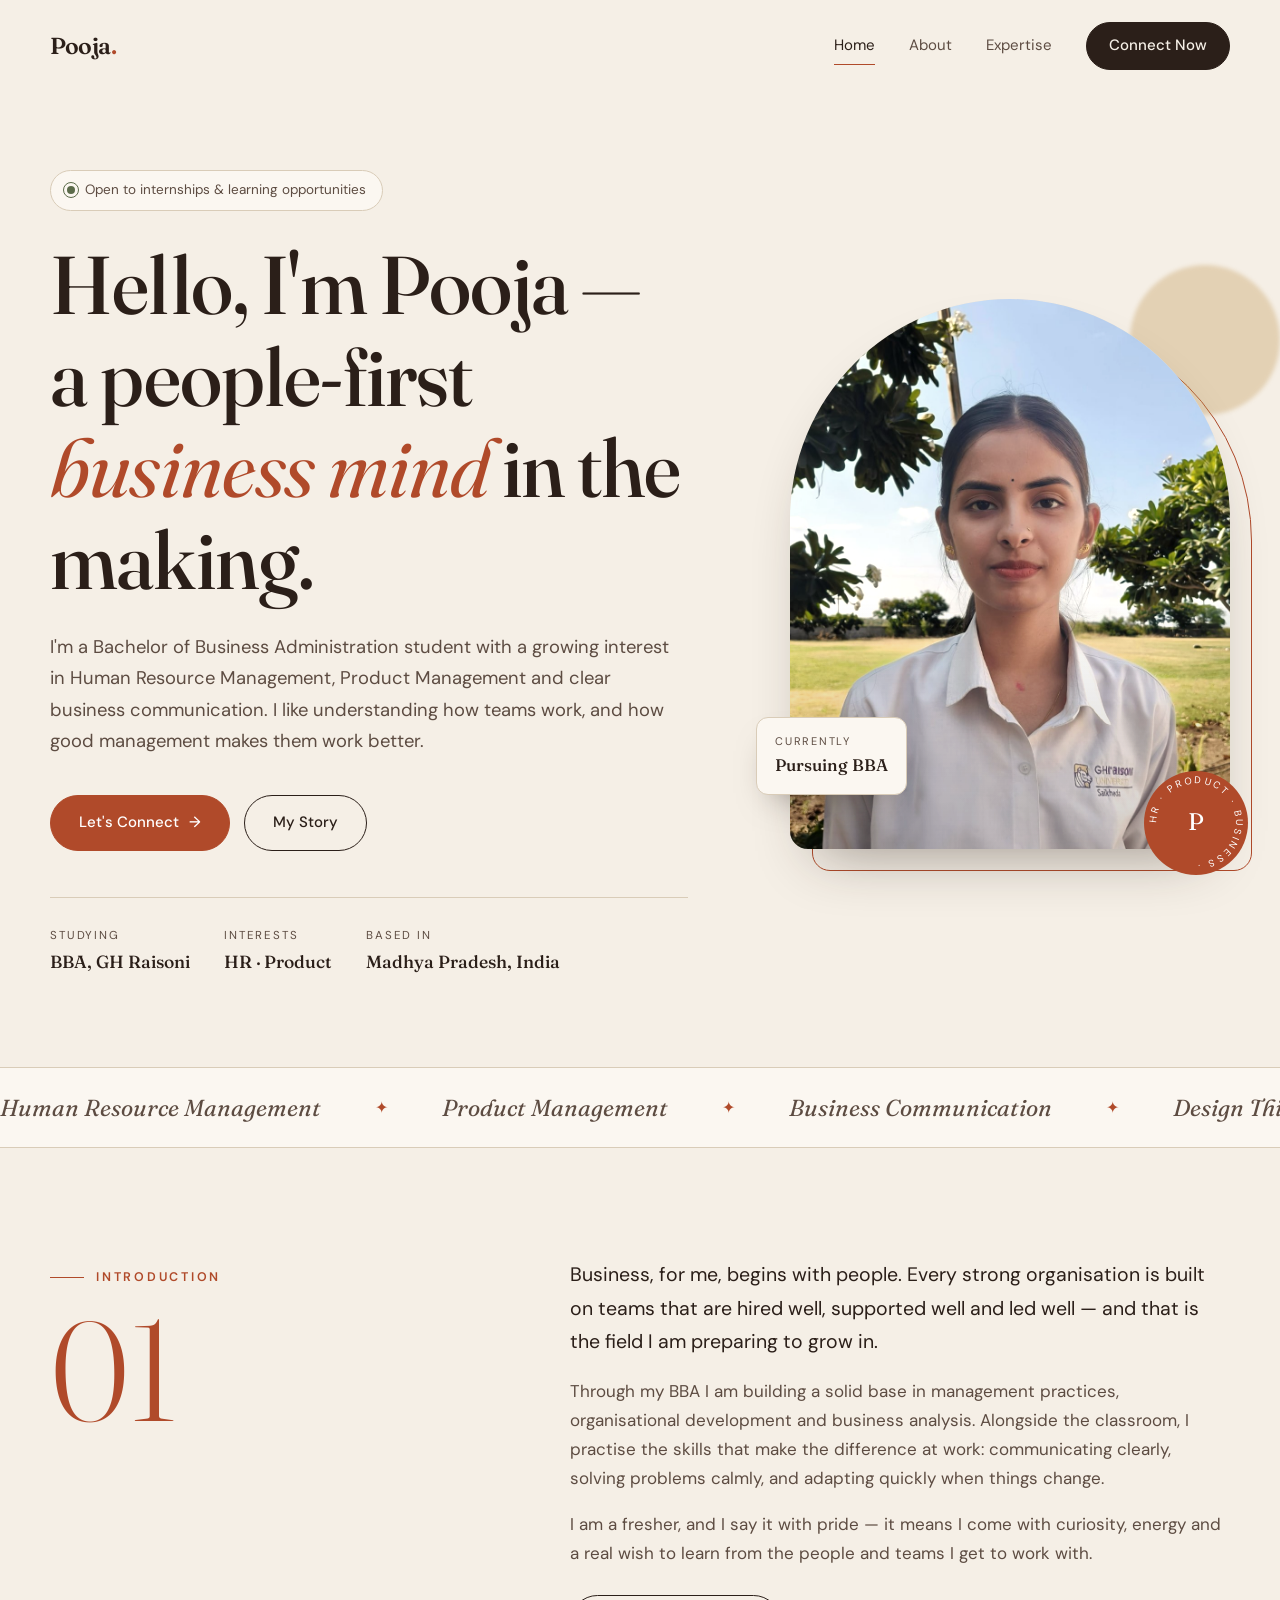
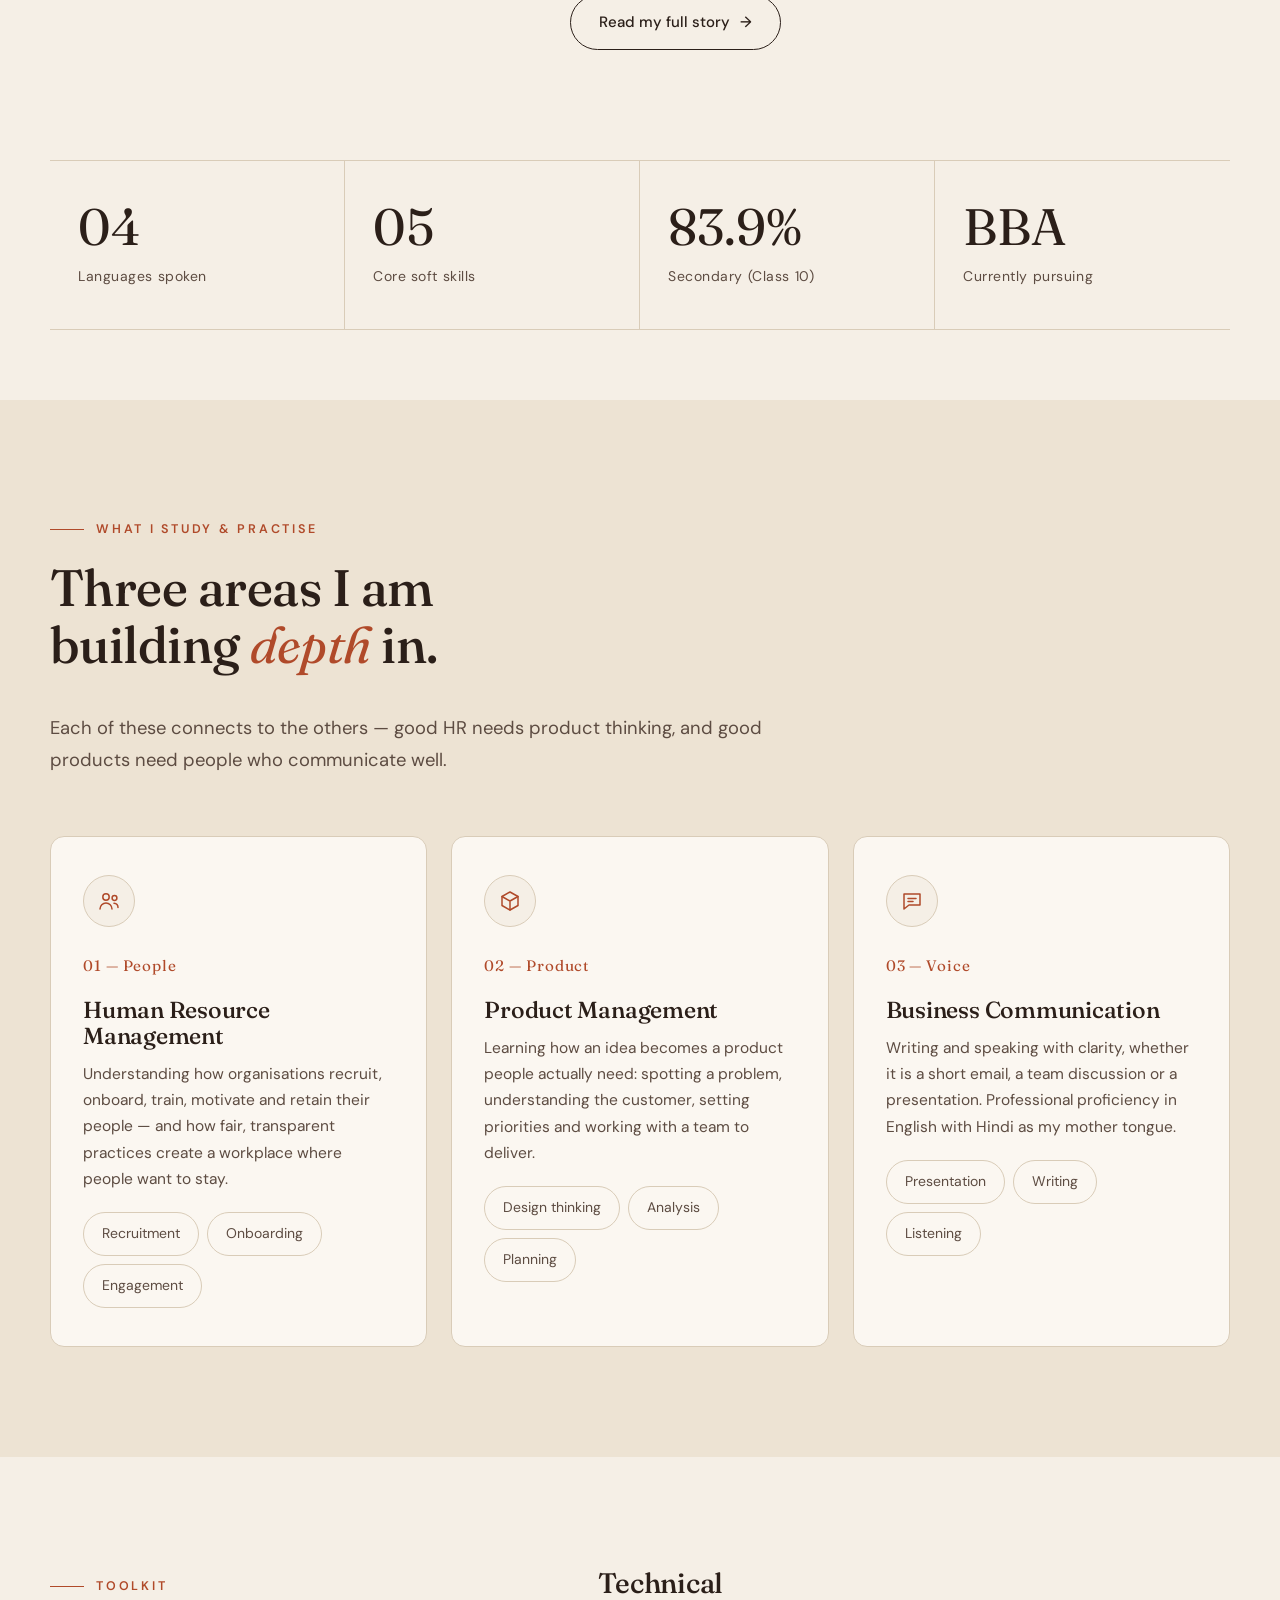
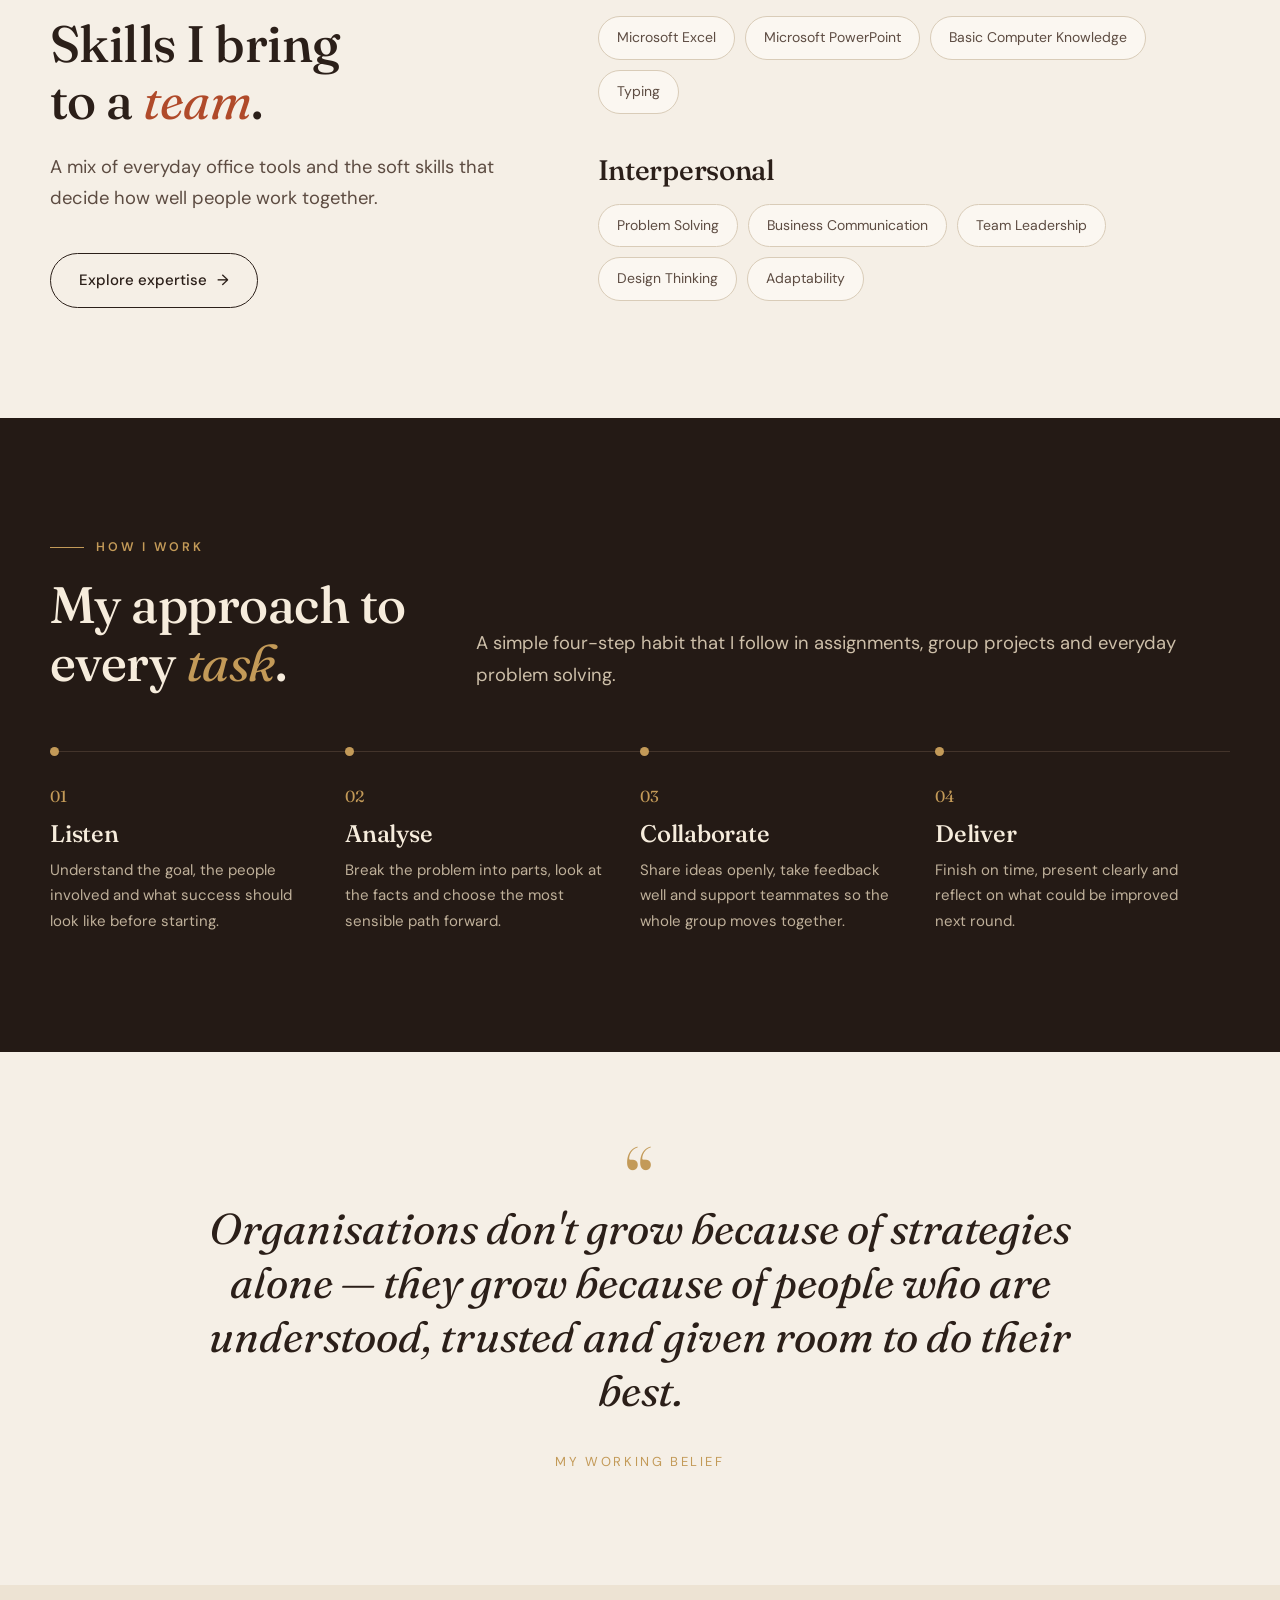
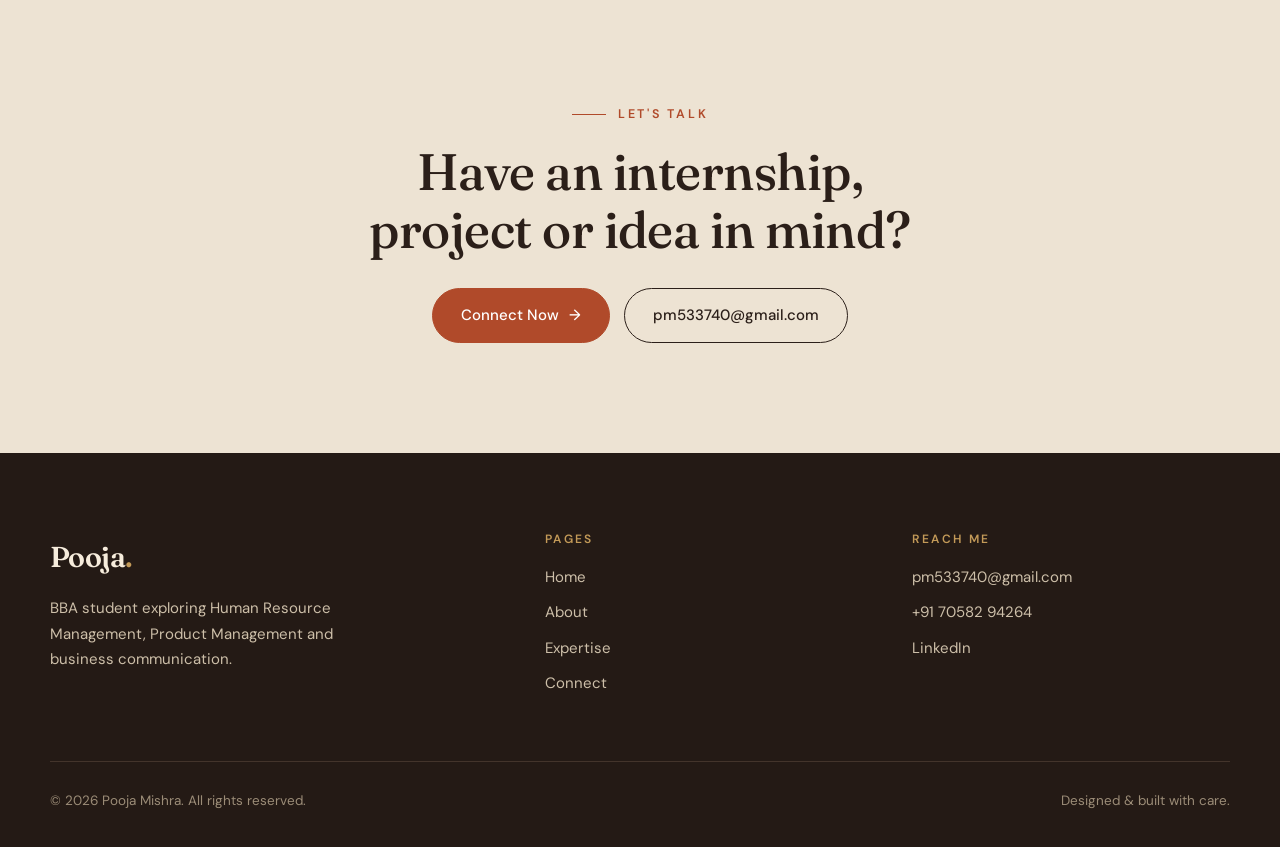
<file: index.html>
<!DOCTYPE html>
<html lang="en">
<head>
<meta charset="utf-8">
<meta name="viewport" content="width=device-width, initial-scale=1">
<title>Pooja Mishra — BBA Student · HR &amp; Product Management</title>
<meta name="description" content="Portfolio of Pooja Mishra, a BBA student with a focus on Human Resource Management, Product Management and Business Communication.">
<link rel="preconnect" href="https://fonts.googleapis.com">
<link rel="preconnect" href="https://fonts.gstatic.com" crossorigin>
<link href="https://fonts.googleapis.com/css2?family=DM+Sans:wght@400;500;600&family=Fraunces:ital,opsz,wght@0,9..144,300;0,9..144,400;0,9..144,500;0,9..144,600;1,9..144,400&display=swap" rel="stylesheet">
<link rel="stylesheet" href="style.css">
</head>
<body>

<header class="site-header">
  <div class="wrap nav">
    <a href="index.html" class="logo">Pooja<span>.</span></a>
    <nav class="nav-links" id="nav">
      <a href="index.html" class="active">Home</a>
      <a href="about.html">About</a>
      <a href="expertise.html">Expertise</a>
      <a href="connect.html" class="btn">Connect Now</a>
    </nav>
    <button class="menu-btn" aria-label="Menu" aria-expanded="false"><span></span><span></span></button>
  </div>
</header>

<main>
<!-- HERO -->
<section class="hero" id="home">
  <div class="wrap hero-grid">
    <div>
      <div class="status reveal"><i></i> Open to internships &amp; learning opportunities</div>
      <h1 class="h-xl reveal d1">Hello, I'm Pooja &mdash; a people-first <em class="accent">business mind</em> in the making.</h1>
      <p class="lead reveal d2">I'm a Bachelor of Business Administration student with a growing interest in Human Resource Management, Product Management and clear business communication. I like understanding how teams work, and how good management makes them work better.</p>
      <div class="hero-actions reveal d3">
        <a href="connect.html" class="btn clay">Let's Connect <span class="arr">&rarr;</span></a>
        <a href="about.html" class="btn ghost">My Story</a>
      </div>
      <div class="hero-meta reveal d3">
        <div><small>Studying</small><strong>BBA, GH Raisoni</strong></div>
        <div><small>Interests</small><strong>HR &middot; Product</strong></div>
        <div><small>Based in</small><strong>Madhya Pradesh, India</strong></div>
      </div>
    </div>

    <div class="photo-stage reveal d2">
      <div class="photo-frame"><img src="assets/pooja.jpg" alt="Portrait of Pooja Mishra" width="1000" height="1333"></div>
      <div class="photo-tag"><small>Currently</small><strong>Pursuing BBA</strong></div>
      <div class="spin-badge" aria-hidden="true">
        <svg viewBox="0 0 100 100"><defs><path id="circ" d="M50,50 m-38,0 a38,38 0 1,1 76,0 a38,38 0 1,1 -76,0"/></defs>
          <text font-size="9.4" fill="#fff" letter-spacing="2.4" font-family="DM Sans, sans-serif"><textPath href="#circ">HR · PRODUCT · BUSINESS · </textPath></text></svg>
        <span>P</span>
      </div>
    </div>
  </div>
</section>

<!-- MARQUEE -->
<div class="marquee" aria-hidden="true">
  <div class="marquee-track">
    <span>Human Resource Management</span><span>Product Management</span><span>Business Communication</span><span>Design Thinking</span><span>Team Leadership</span><span>Problem Solving</span>
    <span>Human Resource Management</span><span>Product Management</span><span>Business Communication</span><span>Design Thinking</span><span>Team Leadership</span><span>Problem Solving</span>
  </div>
</div>

<!-- INTRO -->
<section class="section">
  <div class="wrap split">
    <div class="reveal">
      <div class="eyebrow">Introduction</div>
      <div class="big-num">01</div>
    </div>
    <div class="prose reveal d1">
      <p>Business, for me, begins with people. Every strong organisation is built on teams that are hired well, supported well and led well &mdash; and that is the field I am preparing to grow in.</p>
      <p>Through my BBA I am building a solid base in management practices, organisational development and business analysis. Alongside the classroom, I practise the skills that make the difference at work: communicating clearly, solving problems calmly, and adapting quickly when things change.</p>
      <p>I am a fresher, and I say it with pride &mdash; it means I come with curiosity, energy and a real wish to learn from the people and teams I get to work with.</p>
      <a href="about.html" class="btn ghost" style="margin-top:10px">Read my full story <span class="arr">&rarr;</span></a>
    </div>
  </div>
</section>

<!-- STATS -->
<section class="section tight" style="padding-top:0">
  <div class="wrap">
    <div class="stats reveal">
      <div class="stat"><b data-count="4" data-pad="2">04</b><span>Languages spoken</span></div>
      <div class="stat"><b data-count="5" data-pad="2">05</b><span>Core soft skills</span></div>
      <div class="stat"><b data-count="88.8" data-suffix="%">88.8%</b><span>Secondary (Class 10)</span></div>
      <div class="stat"><b>BBA</b><span>Currently pursuing</span></div>
    </div>
  </div>
</section>

<!-- FOCUS AREAS -->
<section class="section alt">
  <div class="wrap">
    <div class="sec-head">
      <div class="reveal">
        <div class="eyebrow">What I study &amp; practise</div>
        <h2 class="h-lg">Three areas I am<br>building <em class="accent">depth</em> in.</h2>
      </div>
      <p class="lead reveal d1">Each of these connects to the others &mdash; good HR needs product thinking, and good products need people who communicate well.</p>
    </div>
    <div class="grid-3">
      <article class="card reveal">
        <div class="ico"><svg viewBox="0 0 24 24" fill="none" stroke="currentColor" stroke-width="1.5" stroke-linecap="round" stroke-linejoin="round"><circle cx="9" cy="8" r="3.2"/><path d="M3 20c0-3.3 2.7-6 6-6s6 2.7 6 6"/><circle cx="17.5" cy="9" r="2.4"/><path d="M17 14.2c2.3.2 4 1.9 4 4.3"/></svg></div>
        <span class="num-label">01 &mdash; People</span>
        <h3>Human Resource Management</h3>
        <p>Understanding how organisations recruit, onboard, train, motivate and retain their people &mdash; and how fair, transparent practices create a workplace where people want to stay.</p>
        <div class="tag-row"><span class="chip">Recruitment</span><span class="chip">Onboarding</span><span class="chip">Engagement</span></div>
      </article>
      <article class="card reveal d1">
        <div class="ico"><svg viewBox="0 0 24 24" fill="none" stroke="currentColor" stroke-width="1.5" stroke-linecap="round" stroke-linejoin="round"><path d="M12 3l8 4.5v9L12 21l-8-4.5v-9L12 3z"/><path d="M12 12l8-4.5M12 12L4 7.5M12 12v9"/></svg></div>
        <span class="num-label">02 &mdash; Product</span>
        <h3>Product Management</h3>
        <p>Learning how an idea becomes a product people actually need: spotting a problem, understanding the customer, setting priorities and working with a team to deliver.</p>
        <div class="tag-row"><span class="chip">Design thinking</span><span class="chip">Analysis</span><span class="chip">Planning</span></div>
      </article>
      <article class="card reveal d2">
        <div class="ico"><svg viewBox="0 0 24 24" fill="none" stroke="currentColor" stroke-width="1.5" stroke-linecap="round" stroke-linejoin="round"><path d="M4 5h16v11H9l-5 4V5z"/><path d="M8 9.5h8M8 12.5h5"/></svg></div>
        <span class="num-label">03 &mdash; Voice</span>
        <h3>Business Communication</h3>
        <p>Writing and speaking with clarity, whether it is a short email, a team discussion or a presentation. Professional proficiency in English with Hindi as my mother tongue.</p>
        <div class="tag-row"><span class="chip">Presentation</span><span class="chip">Writing</span><span class="chip">Listening</span></div>
      </article>
    </div>
  </div>
</section>

<!-- TOOLKIT -->
<section class="section">
  <div class="wrap about-grid">
    <div class="reveal">
      <div class="eyebrow">Toolkit</div>
      <h2 class="h-lg" style="margin-bottom:22px">Skills I bring<br>to a <em class="accent">team</em>.</h2>
      <p class="lead">A mix of everyday office tools and the soft skills that decide how well people work together.</p>
      <a href="expertise.html" class="btn ghost" style="margin-top:20px">Explore expertise <span class="arr">&rarr;</span></a>
    </div>
    <div class="reveal d1">
      <h4 class="h-md" style="margin-bottom:18px">Technical</h4>
      <div class="chips" style="margin-bottom:40px">
        <span class="chip">Microsoft Excel</span><span class="chip">Microsoft PowerPoint</span><span class="chip">Basic Computer Knowledge</span><span class="chip">Typing</span>
      </div>
      <h4 class="h-md" style="margin-bottom:18px">Interpersonal</h4>
      <div class="chips">
        <span class="chip">Problem Solving</span><span class="chip">Business Communication</span><span class="chip">Team Leadership</span><span class="chip">Design Thinking</span><span class="chip">Adaptability</span>
      </div>
    </div>
  </div>
</section>

<!-- PROCESS -->
<section class="section dark">
  <div class="wrap">
    <div class="sec-head">
      <div class="reveal">
        <div class="eyebrow">How I work</div>
        <h2 class="h-lg">My approach to<br>every <em class="accent">task</em>.</h2>
      </div>
      <p class="lead reveal d1">A simple four-step habit that I follow in assignments, group projects and everyday problem solving.</p>
    </div>
    <div class="steps">
      <div class="step reveal"><b>01</b><h3>Listen</h3><p>Understand the goal, the people involved and what success should look like before starting.</p></div>
      <div class="step reveal d1"><b>02</b><h3>Analyse</h3><p>Break the problem into parts, look at the facts and choose the most sensible path forward.</p></div>
      <div class="step reveal d2"><b>03</b><h3>Collaborate</h3><p>Share ideas openly, take feedback well and support teammates so the whole group moves together.</p></div>
      <div class="step reveal d3"><b>04</b><h3>Deliver</h3><p>Finish on time, present clearly and reflect on what could be improved next round.</p></div>
    </div>
  </div>
</section>

<!-- QUOTE -->
<section class="section">
  <div class="wrap quote reveal">
    <span class="mark">&ldquo;</span>
    <blockquote>Organisations don't grow because of strategies alone &mdash; they grow because of people who are understood, trusted and given room to do their best.</blockquote>
    <cite>My working belief</cite>
  </div>
</section>

<!-- CTA -->
<section class="section alt cta-band">
  <div class="wrap reveal">
    <div class="eyebrow" style="justify-content:center">Let's talk</div>
    <h2 class="h-lg">Have an internship, project or idea in mind?</h2>
    <div class="hero-actions">
      <a href="connect.html" class="btn clay">Connect Now <span class="arr">&rarr;</span></a>
      <a href="mailto:pm533740@gmail.com" class="btn ghost">pm533740@gmail.com</a>
    </div>
  </div>
</section>
</main>

<footer class="site-footer">
  <div class="wrap">
    <div class="foot-top">
      <div><a href="index.html" class="logo">Pooja<span style="color:var(--gold)">.</span></a><p>BBA student exploring Human Resource Management, Product Management and business communication.</p></div>
      <div><h4>Pages</h4><ul><li><a href="index.html">Home</a></li><li><a href="about.html">About</a></li><li><a href="expertise.html">Expertise</a></li><li><a href="connect.html">Connect</a></li></ul></div>
      <div><h4>Reach me</h4><ul><li><a href="mailto:pm533740@gmail.com">pm533740@gmail.com</a></li><li><a href="tel:+917058294264">+91 70582 94264</a></li><li><a href="https://www.linkedin.com/in/pooja-mishra-931110392" target="_blank" rel="noopener">LinkedIn</a></li></ul></div>
    </div>
    <div class="foot-bot"><span>&copy; <span id="year">2026</span> Pooja Mishra. All rights reserved.</span><span>Designed &amp; built with care.</span></div>
  </div>
</footer>

<script src="script.js"></script>
</body>
</html>
</file>
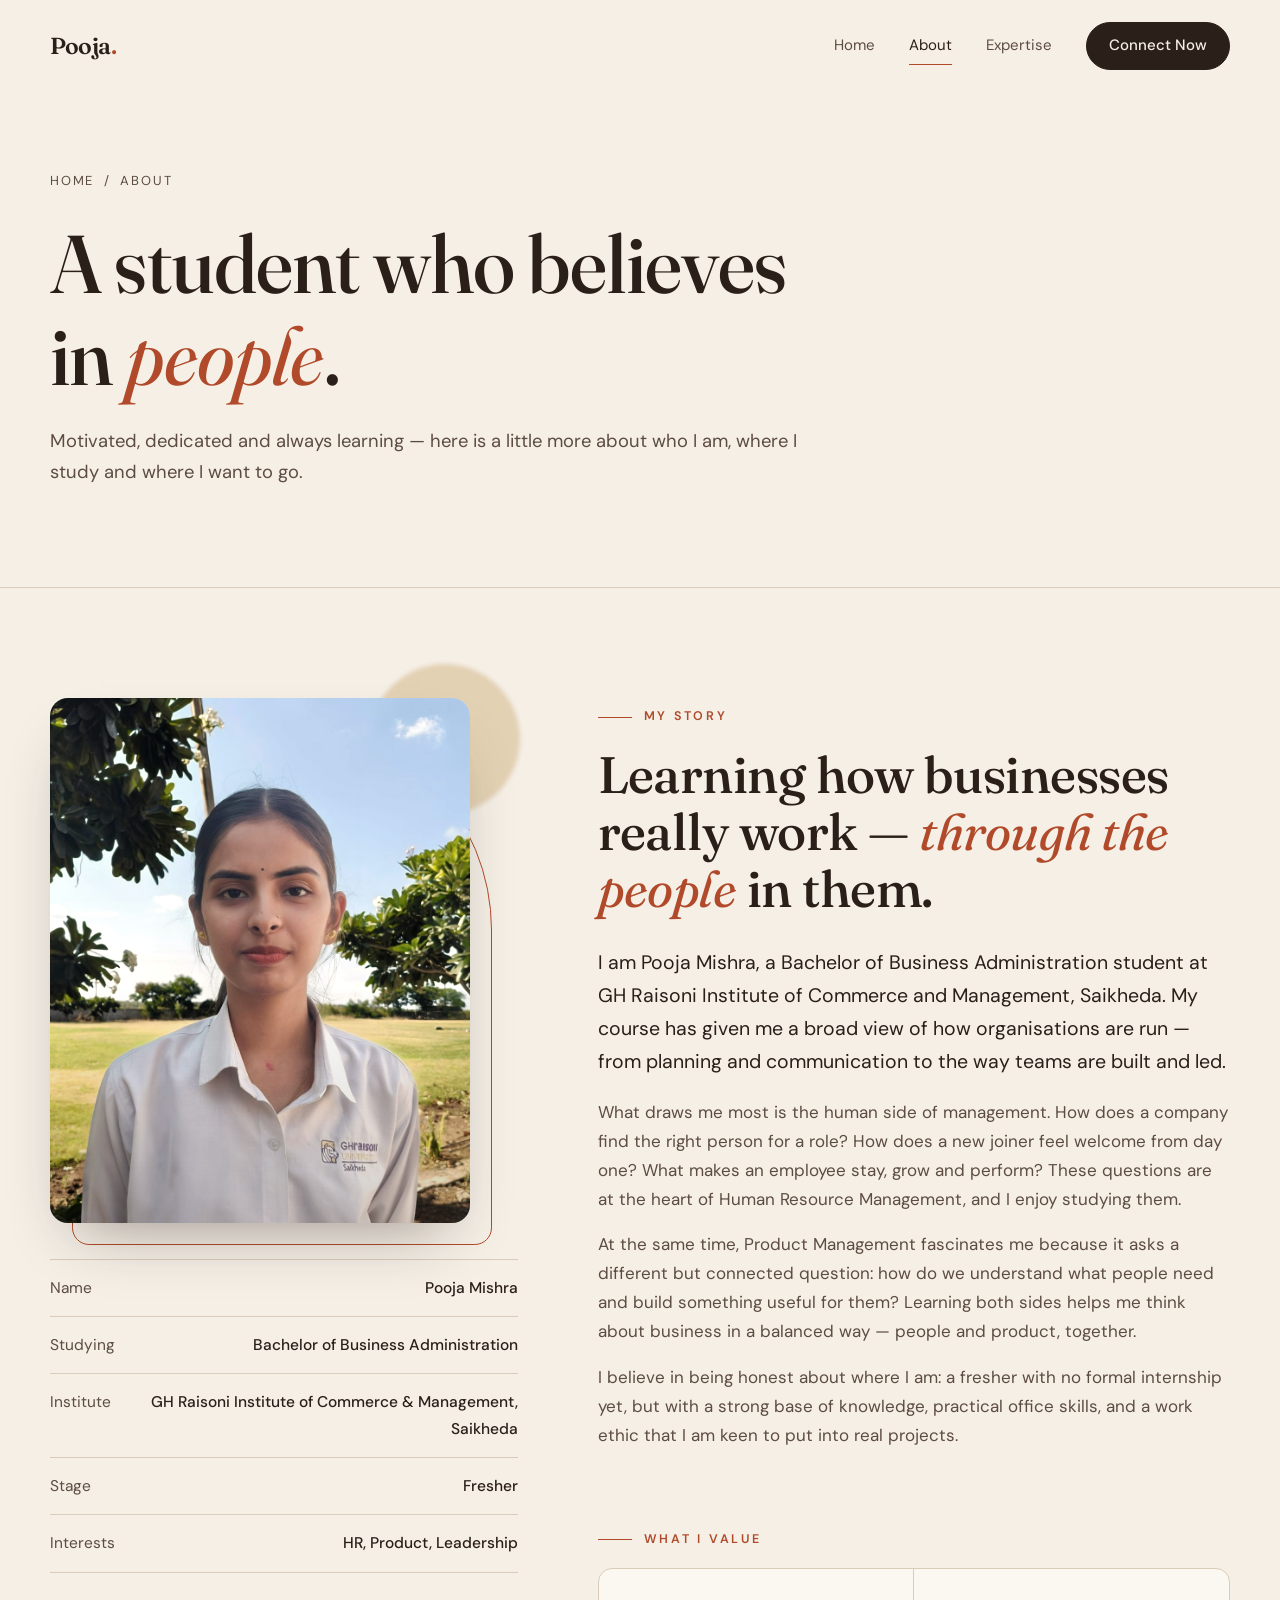
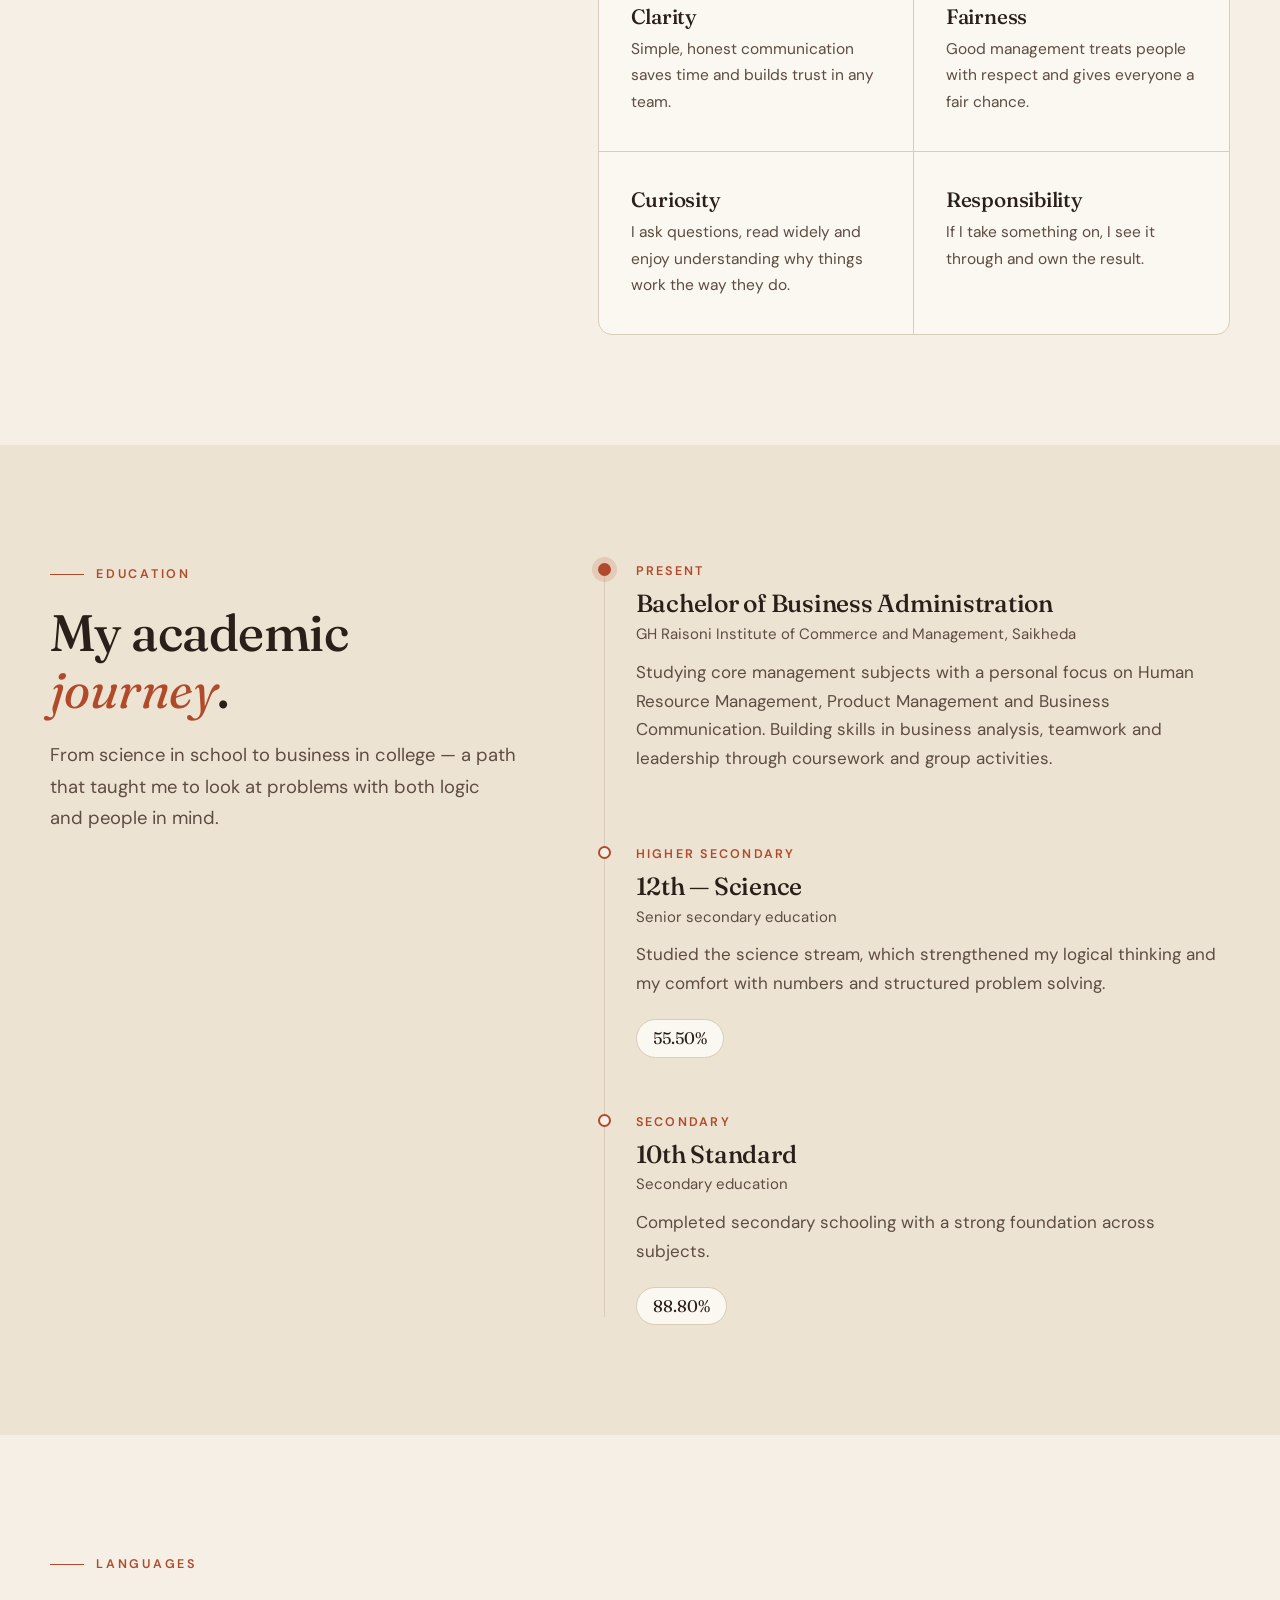
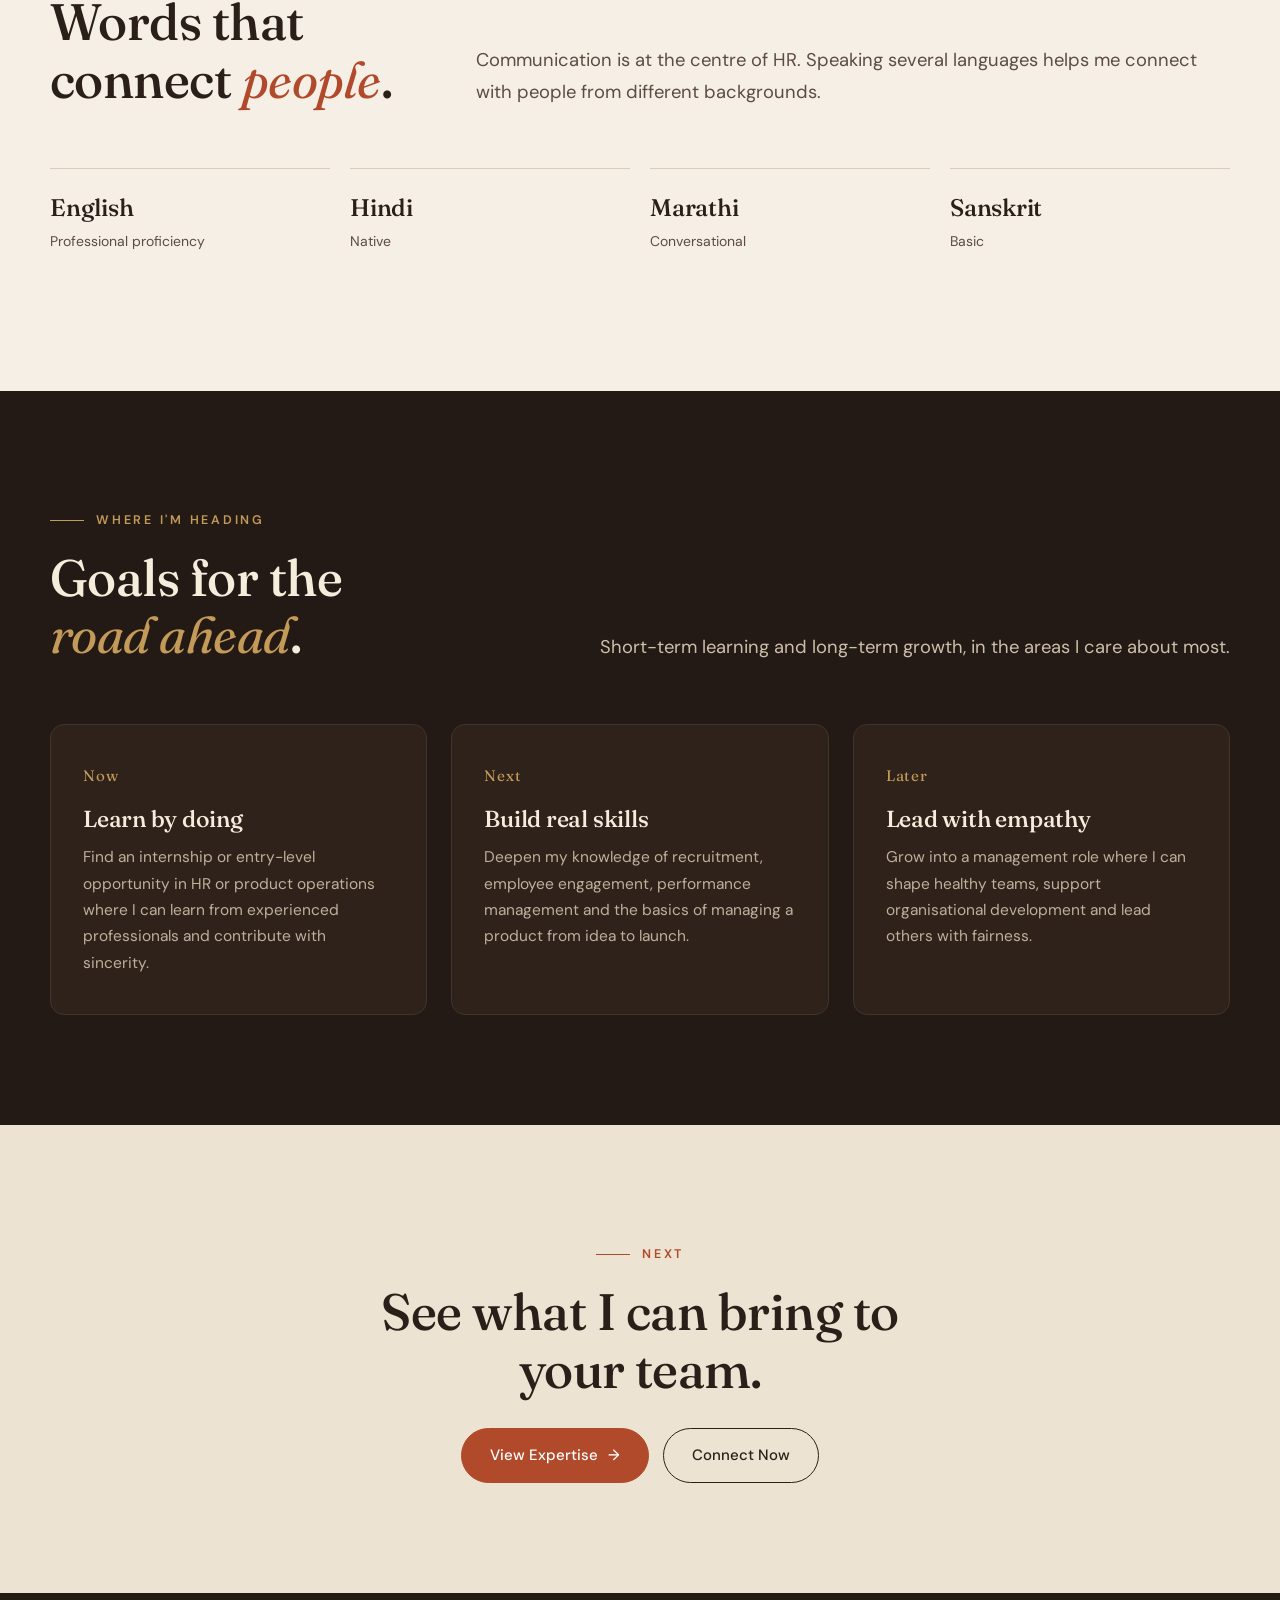
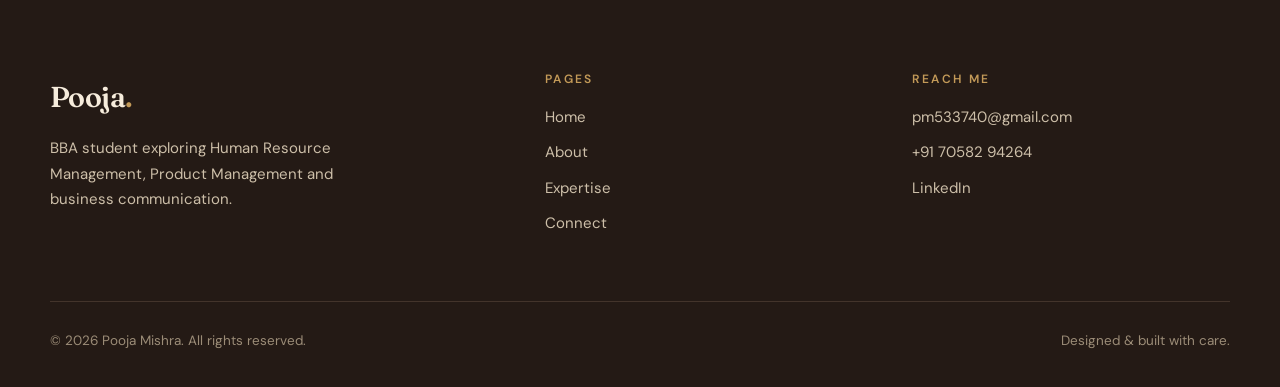
<file: about.html>
<!DOCTYPE html>
<html lang="en">
<head>
<meta charset="utf-8">
<meta name="viewport" content="width=device-width, initial-scale=1">
<title>About — Pooja Mishra</title>
<meta name="description" content="About Pooja Mishra: BBA student, education journey, values, languages and career goals in Human Resource and Product Management.">
<link rel="preconnect" href="https://fonts.googleapis.com">
<link rel="preconnect" href="https://fonts.gstatic.com" crossorigin>
<link href="https://fonts.googleapis.com/css2?family=DM+Sans:wght@400;500;600&family=Fraunces:ital,opsz,wght@0,9..144,300;0,9..144,400;0,9..144,500;0,9..144,600;1,9..144,400&display=swap" rel="stylesheet">
<link rel="stylesheet" href="style.css">
</head>
<body>

<header class="site-header">
  <div class="wrap nav">
    <a href="index.html" class="logo">Pooja<span>.</span></a>
    <nav class="nav-links" id="nav">
      <a href="index.html">Home</a>
      <a href="about.html" class="active">About</a>
      <a href="expertise.html">Expertise</a>
      <a href="connect.html" class="btn">Connect Now</a>
    </nav>
    <button class="menu-btn" aria-label="Menu" aria-expanded="false"><span></span><span></span></button>
  </div>
</header>

<main>
<section class="banner">
  <div class="wrap">
    <div class="crumbs reveal"><a href="index.html">Home</a> &nbsp;/&nbsp; About</div>
    <h1 class="h-xl reveal d1">A student who believes in <em class="accent">people</em>.</h1>
    <p class="lead reveal d2">Motivated, dedicated and always learning &mdash; here is a little more about who I am, where I study and where I want to go.</p>
  </div>
</section>

<!-- STORY -->
<section class="section">
  <div class="wrap about-grid">
    <div class="sticky reveal">
      <div class="photo-stage" style="margin:0 0 0 0;max-width:420px">
        <div class="photo-frame" style="border-radius:18px;aspect-ratio:4/5"><img src="assets/pooja.jpg" alt="Pooja Mishra" style="object-position:50% 22%"></div>
      </div>
      <ul class="facts">
        <li><span>Name</span><span>Pooja Mishra</span></li>
        <li><span>Studying</span><span>Bachelor of Business Administration</span></li>
        <li><span>Institute</span><span>GH Raisoni Institute of Commerce &amp; Management, Saikheda</span></li>
        <li><span>Stage</span><span>Fresher</span></li>
        <li><span>Interests</span><span>HR, Product, Leadership</span></li>
      </ul>
    </div>

    <div>
      <div class="reveal">
        <div class="eyebrow">My story</div>
        <h2 class="h-lg" style="margin-bottom:28px">Learning how businesses really work &mdash; <em class="accent">through the people</em> in them.</h2>
      </div>
      <div class="prose reveal d1">
        <p>I am Pooja Mishra, a Bachelor of Business Administration student at GH Raisoni Institute of Commerce and Management, Saikheda. My course has given me a broad view of how organisations are run &mdash; from planning and communication to the way teams are built and led.</p>
        <p>What draws me most is the human side of management. How does a company find the right person for a role? How does a new joiner feel welcome from day one? What makes an employee stay, grow and perform? These questions are at the heart of Human Resource Management, and I enjoy studying them.</p>
        <p>At the same time, Product Management fascinates me because it asks a different but connected question: how do we understand what people need and build something useful for them? Learning both sides helps me think about business in a balanced way &mdash; people and product, together.</p>
        <p>I believe in being honest about where I am: a fresher with no formal internship yet, but with a strong base of knowledge, practical office skills, and a work ethic that I am keen to put into real projects.</p>
      </div>

      <div class="reveal" style="margin-top:70px">
        <div class="eyebrow">What I value</div>
      </div>
      <div class="values reveal d1">
        <div class="value"><h3>Clarity</h3><p>Simple, honest communication saves time and builds trust in any team.</p></div>
        <div class="value"><h3>Fairness</h3><p>Good management treats people with respect and gives everyone a fair chance.</p></div>
        <div class="value"><h3>Curiosity</h3><p>I ask questions, read widely and enjoy understanding why things work the way they do.</p></div>
        <div class="value"><h3>Responsibility</h3><p>If I take something on, I see it through and own the result.</p></div>
      </div>
    </div>
  </div>
</section>

<!-- EDUCATION -->
<section class="section alt">
  <div class="wrap about-grid">
    <div class="reveal">
      <div class="eyebrow">Education</div>
      <h2 class="h-lg" style="margin-bottom:22px">My academic <em class="accent">journey</em>.</h2>
      <p class="lead">From science in school to business in college &mdash; a path that taught me to look at problems with both logic and people in mind.</p>
    </div>
    <div class="timeline">
      <div class="t-item now reveal">
        <small>Present</small>
        <h3>Bachelor of Business Administration</h3>
        <div class="where">GH Raisoni Institute of Commerce and Management, Saikheda</div>
        <p>Studying core management subjects with a personal focus on Human Resource Management, Product Management and Business Communication. Building skills in business analysis, teamwork and leadership through coursework and group activities.</p>
      </div>
      <div class="t-item reveal">
        <small>Higher Secondary</small>
        <h3>12th &mdash; Science</h3>
        <div class="where">Senior secondary education</div>
        <p>Studied the science stream, which strengthened my logical thinking and my comfort with numbers and structured problem solving.</p>
        <span class="score">55.50%</span>
      </div>
      <div class="t-item reveal">
        <small>Secondary</small>
        <h3>10th Standard</h3>
        <div class="where">Secondary education</div>
        <p>Completed secondary schooling with a strong foundation across subjects.</p>
        <span class="score">88.80%</span>
      </div>
    </div>
  </div>
</section>

<!-- LANGUAGES -->
<section class="section">
  <div class="wrap">
    <div class="sec-head">
      <div class="reveal"><div class="eyebrow">Languages</div><h2 class="h-lg">Words that<br>connect <em class="accent">people</em>.</h2></div>
      <p class="lead reveal d1">Communication is at the centre of HR. Speaking several languages helps me connect with people from different backgrounds.</p>
    </div>
    <div class="lang-row">
      <div class="lang reveal"><h4>English</h4><span>Professional proficiency</span></div>
      <div class="lang reveal d1"><h4>Hindi</h4><span>Native</span></div>
      <div class="lang reveal d2"><h4>Marathi</h4><span>Conversational</span></div>
      <div class="lang reveal d3"><h4>Sanskrit</h4><span>Basic</span></div>
    </div>
  </div>
</section>

<!-- GOALS -->
<section class="section dark">
  <div class="wrap">
    <div class="sec-head">
      <div class="reveal"><div class="eyebrow">Where I'm heading</div><h2 class="h-lg">Goals for the<br><em class="accent">road ahead</em>.</h2></div>
      <p class="lead reveal d1">Short-term learning and long-term growth, in the areas I care about most.</p>
    </div>
    <div class="grid-3">
      <div class="card reveal" style="background:#2e221b;border-color:#43342b">
        <span class="num-label" style="color:var(--gold)">Now</span>
        <h3 style="color:#f6ecdc">Learn by doing</h3>
        <p style="color:#bfb09a">Find an internship or entry-level opportunity in HR or product operations where I can learn from experienced professionals and contribute with sincerity.</p>
      </div>
      <div class="card reveal d1" style="background:#2e221b;border-color:#43342b">
        <span class="num-label" style="color:var(--gold)">Next</span>
        <h3 style="color:#f6ecdc">Build real skills</h3>
        <p style="color:#bfb09a">Deepen my knowledge of recruitment, employee engagement, performance management and the basics of managing a product from idea to launch.</p>
      </div>
      <div class="card reveal d2" style="background:#2e221b;border-color:#43342b">
        <span class="num-label" style="color:var(--gold)">Later</span>
        <h3 style="color:#f6ecdc">Lead with empathy</h3>
        <p style="color:#bfb09a">Grow into a management role where I can shape healthy teams, support organisational development and lead others with fairness.</p>
      </div>
    </div>
  </div>
</section>

<section class="section alt cta-band">
  <div class="wrap reveal">
    <div class="eyebrow" style="justify-content:center">Next</div>
    <h2 class="h-lg">See what I can bring to your team.</h2>
    <div class="hero-actions">
      <a href="expertise.html" class="btn clay">View Expertise <span class="arr">&rarr;</span></a>
      <a href="connect.html" class="btn ghost">Connect Now</a>
    </div>
  </div>
</section>
</main>

<footer class="site-footer">
  <div class="wrap">
    <div class="foot-top">
      <div><a href="index.html" class="logo">Pooja<span style="color:var(--gold)">.</span></a><p>BBA student exploring Human Resource Management, Product Management and business communication.</p></div>
      <div><h4>Pages</h4><ul><li><a href="index.html">Home</a></li><li><a href="about.html">About</a></li><li><a href="expertise.html">Expertise</a></li><li><a href="connect.html">Connect</a></li></ul></div>
      <div><h4>Reach me</h4><ul><li><a href="mailto:pm533740@gmail.com">pm533740@gmail.com</a></li><li><a href="tel:+917058294264">+91 70582 94264</a></li><li><a href="https://www.linkedin.com/in/pooja-mishra-931110392" target="_blank" rel="noopener">LinkedIn</a></li></ul></div>
    </div>
    <div class="foot-bot"><span>&copy; <span id="year">2026</span> Pooja Mishra. All rights reserved.</span><span>Designed &amp; built with care.</span></div>
  </div>
</footer>

<script src="script.js"></script>
</body>
</html>
</file>
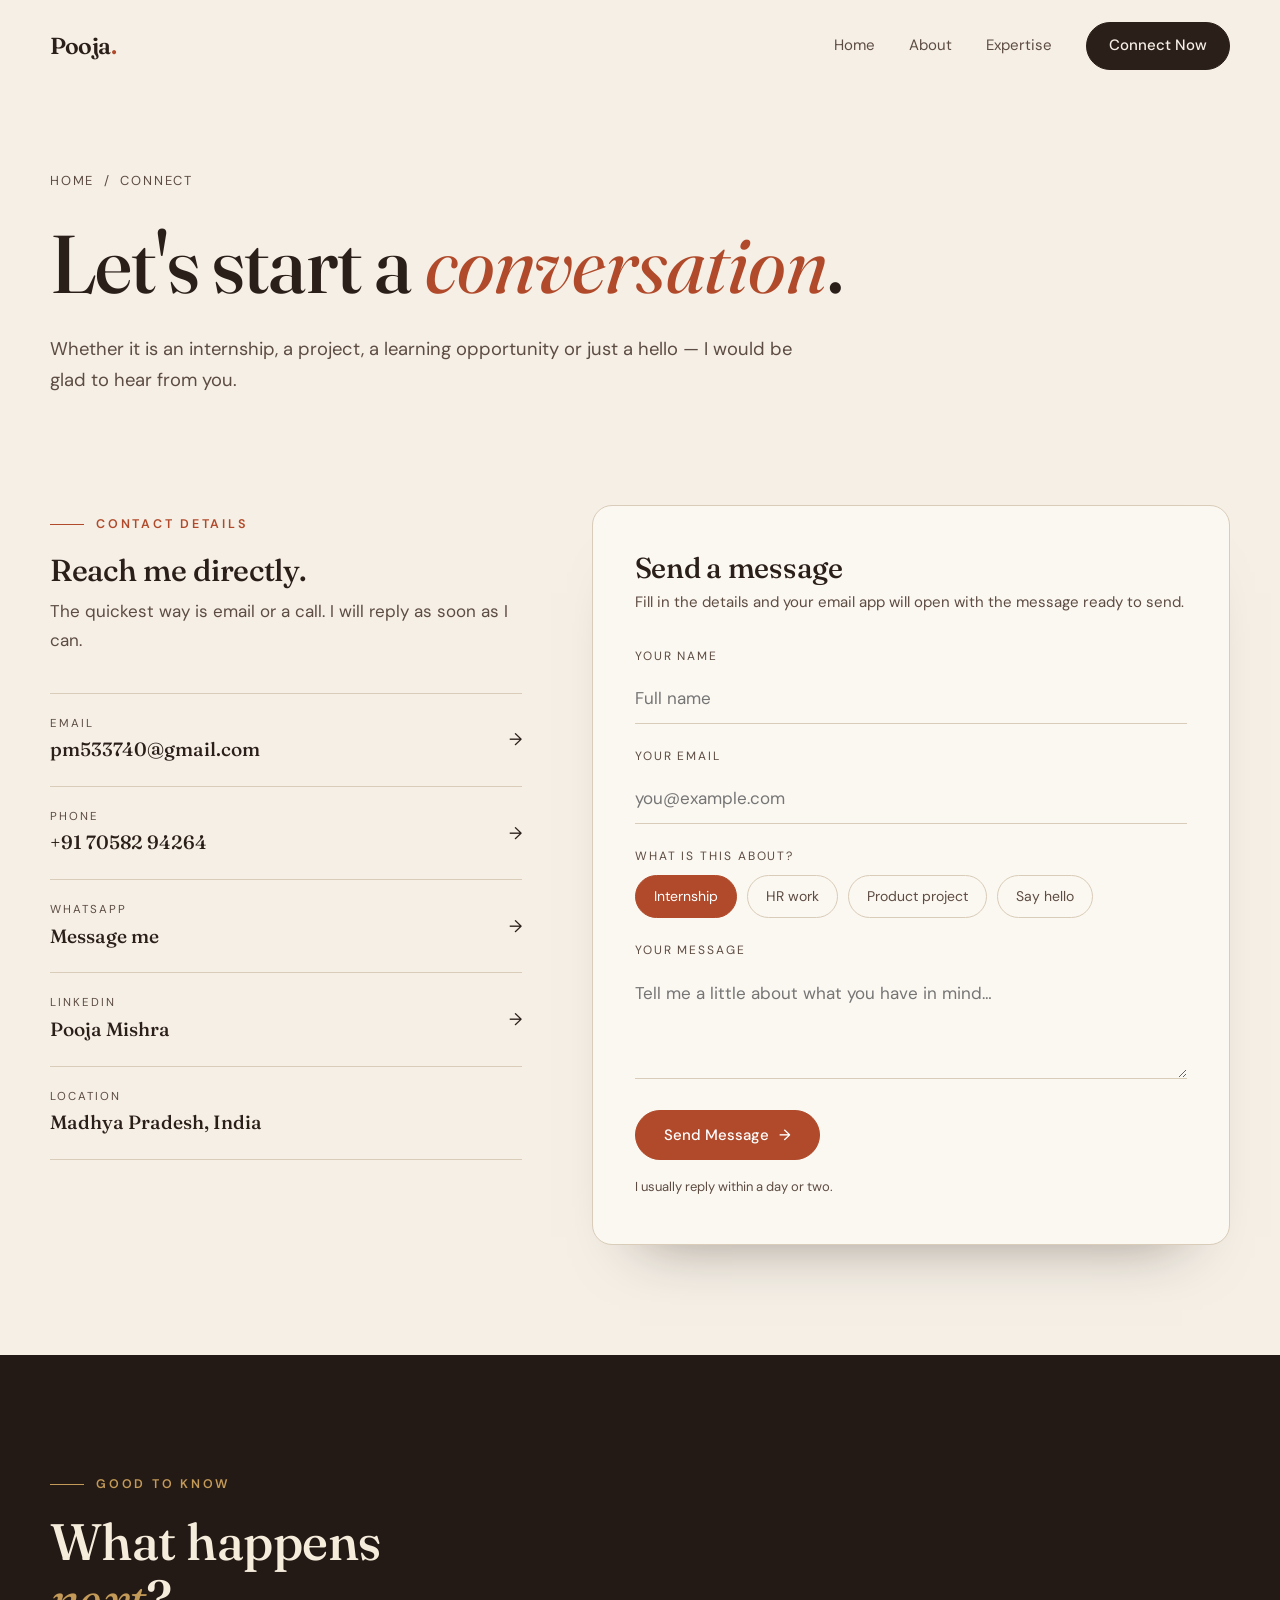
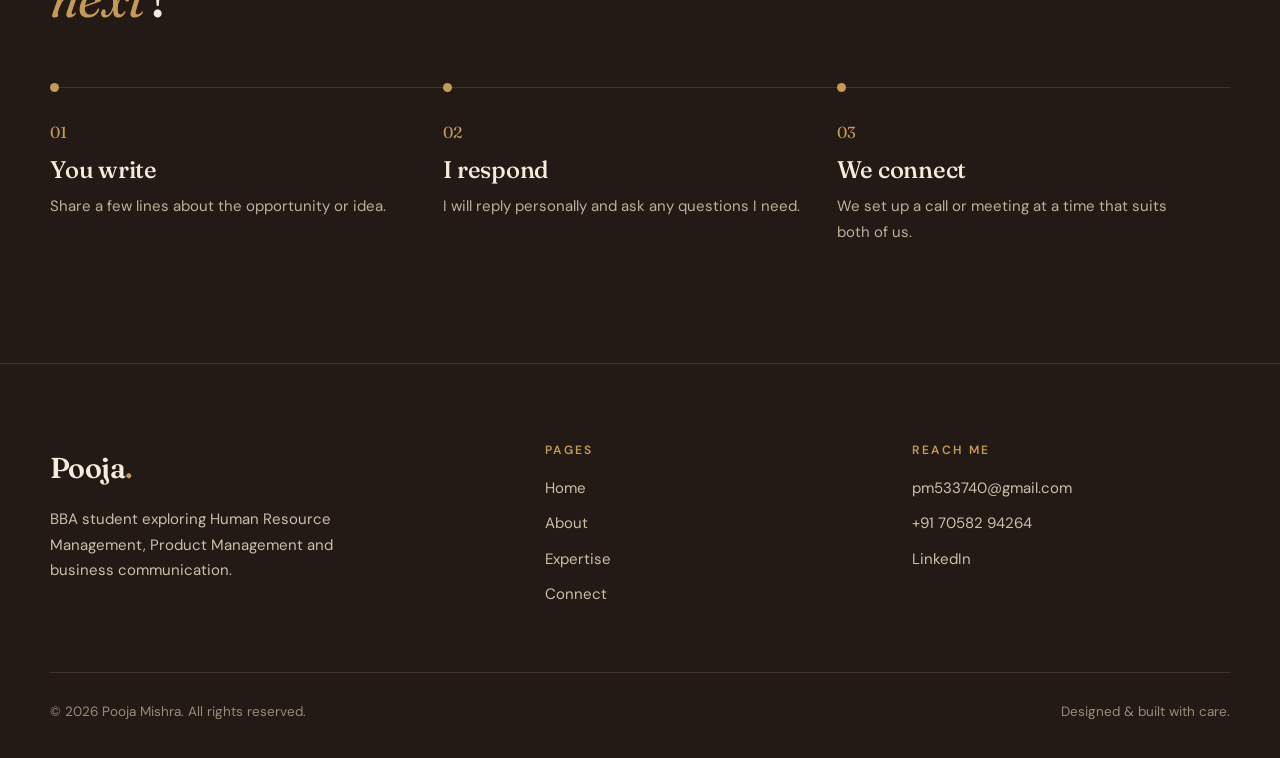
<file: connect.html>
<!DOCTYPE html>
<html lang="en">
<head>
<meta charset="utf-8">
<meta name="viewport" content="width=device-width, initial-scale=1">
<title>Connect Now — Pooja Mishra</title>
<meta name="description" content="Get in touch with Pooja Mishra for internships, projects or collaboration.">
<link rel="preconnect" href="https://fonts.googleapis.com">
<link rel="preconnect" href="https://fonts.gstatic.com" crossorigin>
<link href="https://fonts.googleapis.com/css2?family=DM+Sans:wght@400;500;600&family=Fraunces:ital,opsz,wght@0,9..144,300;0,9..144,400;0,9..144,500;0,9..144,600;1,9..144,400&display=swap" rel="stylesheet">
<link rel="stylesheet" href="style.css">
</head>
<body>

<header class="site-header">
  <div class="wrap nav">
    <a href="index.html" class="logo">Pooja<span>.</span></a>
    <nav class="nav-links" id="nav">
      <a href="index.html">Home</a>
      <a href="about.html">About</a>
      <a href="expertise.html">Expertise</a>
      <a href="connect.html" class="btn">Connect Now</a>
    </nav>
    <button class="menu-btn" aria-label="Menu" aria-expanded="false"><span></span><span></span></button>
  </div>
</header>

<main>
<section class="banner" style="border-bottom:0;padding-bottom:30px">
  <div class="wrap">
    <div class="crumbs reveal"><a href="index.html">Home</a> &nbsp;/&nbsp; Connect</div>
    <h1 class="h-xl reveal d1">Let's start a <em class="accent">conversation</em>.</h1>
    <p class="lead reveal d2">Whether it is an internship, a project, a learning opportunity or just a hello &mdash; I would be glad to hear from you.</p>
  </div>
</section>

<section class="section" style="padding-top:60px">
  <div class="wrap connect-grid">
    <div class="reveal">
      <div class="eyebrow">Contact details</div>
      <h2 class="h-md" style="font-size:1.9rem;margin-bottom:10px">Reach me directly.</h2>
      <p style="color:var(--ink-soft)">The quickest way is email or a call. I will reply as soon as I can.</p>

      <div class="contact-list">
        <a href="mailto:pm533740@gmail.com"><span><small>Email</small><strong>pm533740@gmail.com</strong></span><span>&rarr;</span></a>
        <a href="tel:+917058294264"><span><small>Phone</small><strong>+91 70582 94264</strong></span><span>&rarr;</span></a>
        <a href="https://wa.me/917058294264" target="_blank" rel="noopener"><span><small>WhatsApp</small><strong>Message me</strong></span><span>&rarr;</span></a>
        <a href="https://www.linkedin.com/in/pooja-mishra-931110392" target="_blank" rel="noopener"><span><small>LinkedIn</small><strong>Pooja Mishra</strong></span><span>&rarr;</span></a>
        <div><span><small>Location</small><strong>Madhya Pradesh, India</strong></span></div>
      </div>
    </div>

    <div class="form-card reveal d1">
      <h3>Send a message</h3>
      <p>Fill in the details and your email app will open with the message ready to send.</p>
      <form id="connect-form">
        <div class="field">
          <label for="name">Your name</label>
          <input id="name" name="name" type="text" required placeholder="Full name">
        </div>
        <div class="field">
          <label for="email">Your email</label>
          <input id="email" name="email" type="email" required placeholder="you@example.com">
        </div>
        <div class="field">
          <label>What is this about?</label>
          <div class="pick">
            <input type="radio" name="topic" id="t1" value="Internship opportunity" checked><label for="t1">Internship</label>
            <input type="radio" name="topic" id="t2" value="HR project or task"><label for="t2">HR work</label>
            <input type="radio" name="topic" id="t3" value="Product / business project"><label for="t3">Product project</label>
            <input type="radio" name="topic" id="t4" value="Just saying hello"><label for="t4">Say hello</label>
          </div>
        </div>
        <div class="field">
          <label for="message">Your message</label>
          <textarea id="message" name="message" required placeholder="Tell me a little about what you have in mind…"></textarea>
        </div>
        <button type="submit" class="btn clay">Send Message <span class="arr">&rarr;</span></button>
        <p class="form-note" id="form-note">I usually reply within a day or two.</p>
      </form>
    </div>
  </div>
</section>

<section class="section dark">
  <div class="wrap">
    <div class="sec-head">
      <div class="reveal"><div class="eyebrow">Good to know</div><h2 class="h-lg">What happens<br><em class="accent">next</em>?</h2></div>
    </div>
    <div class="steps" style="grid-template-columns:repeat(3,1fr)">
      <div class="step reveal"><b>01</b><h3>You write</h3><p>Share a few lines about the opportunity or idea.</p></div>
      <div class="step reveal d1"><b>02</b><h3>I respond</h3><p>I will reply personally and ask any questions I need.</p></div>
      <div class="step reveal d2"><b>03</b><h3>We connect</h3><p>We set up a call or meeting at a time that suits both of us.</p></div>
    </div>
  </div>
</section>
</main>

<footer class="site-footer" style="border-top:1px solid #43342b">
  <div class="wrap">
    <div class="foot-top">
      <div><a href="index.html" class="logo">Pooja<span style="color:var(--gold)">.</span></a><p>BBA student exploring Human Resource Management, Product Management and business communication.</p></div>
      <div><h4>Pages</h4><ul><li><a href="index.html">Home</a></li><li><a href="about.html">About</a></li><li><a href="expertise.html">Expertise</a></li><li><a href="connect.html">Connect</a></li></ul></div>
      <div><h4>Reach me</h4><ul><li><a href="mailto:pm533740@gmail.com">pm533740@gmail.com</a></li><li><a href="tel:+917058294264">+91 70582 94264</a></li><li><a href="https://www.linkedin.com/in/pooja-mishra-931110392" target="_blank" rel="noopener">LinkedIn</a></li></ul></div>
    </div>
    <div class="foot-bot"><span>&copy; <span id="year">2026</span> Pooja Mishra. All rights reserved.</span><span>Designed &amp; built with care.</span></div>
  </div>
</footer>

<script src="script.js"></script>
</body>
</html>
</file>
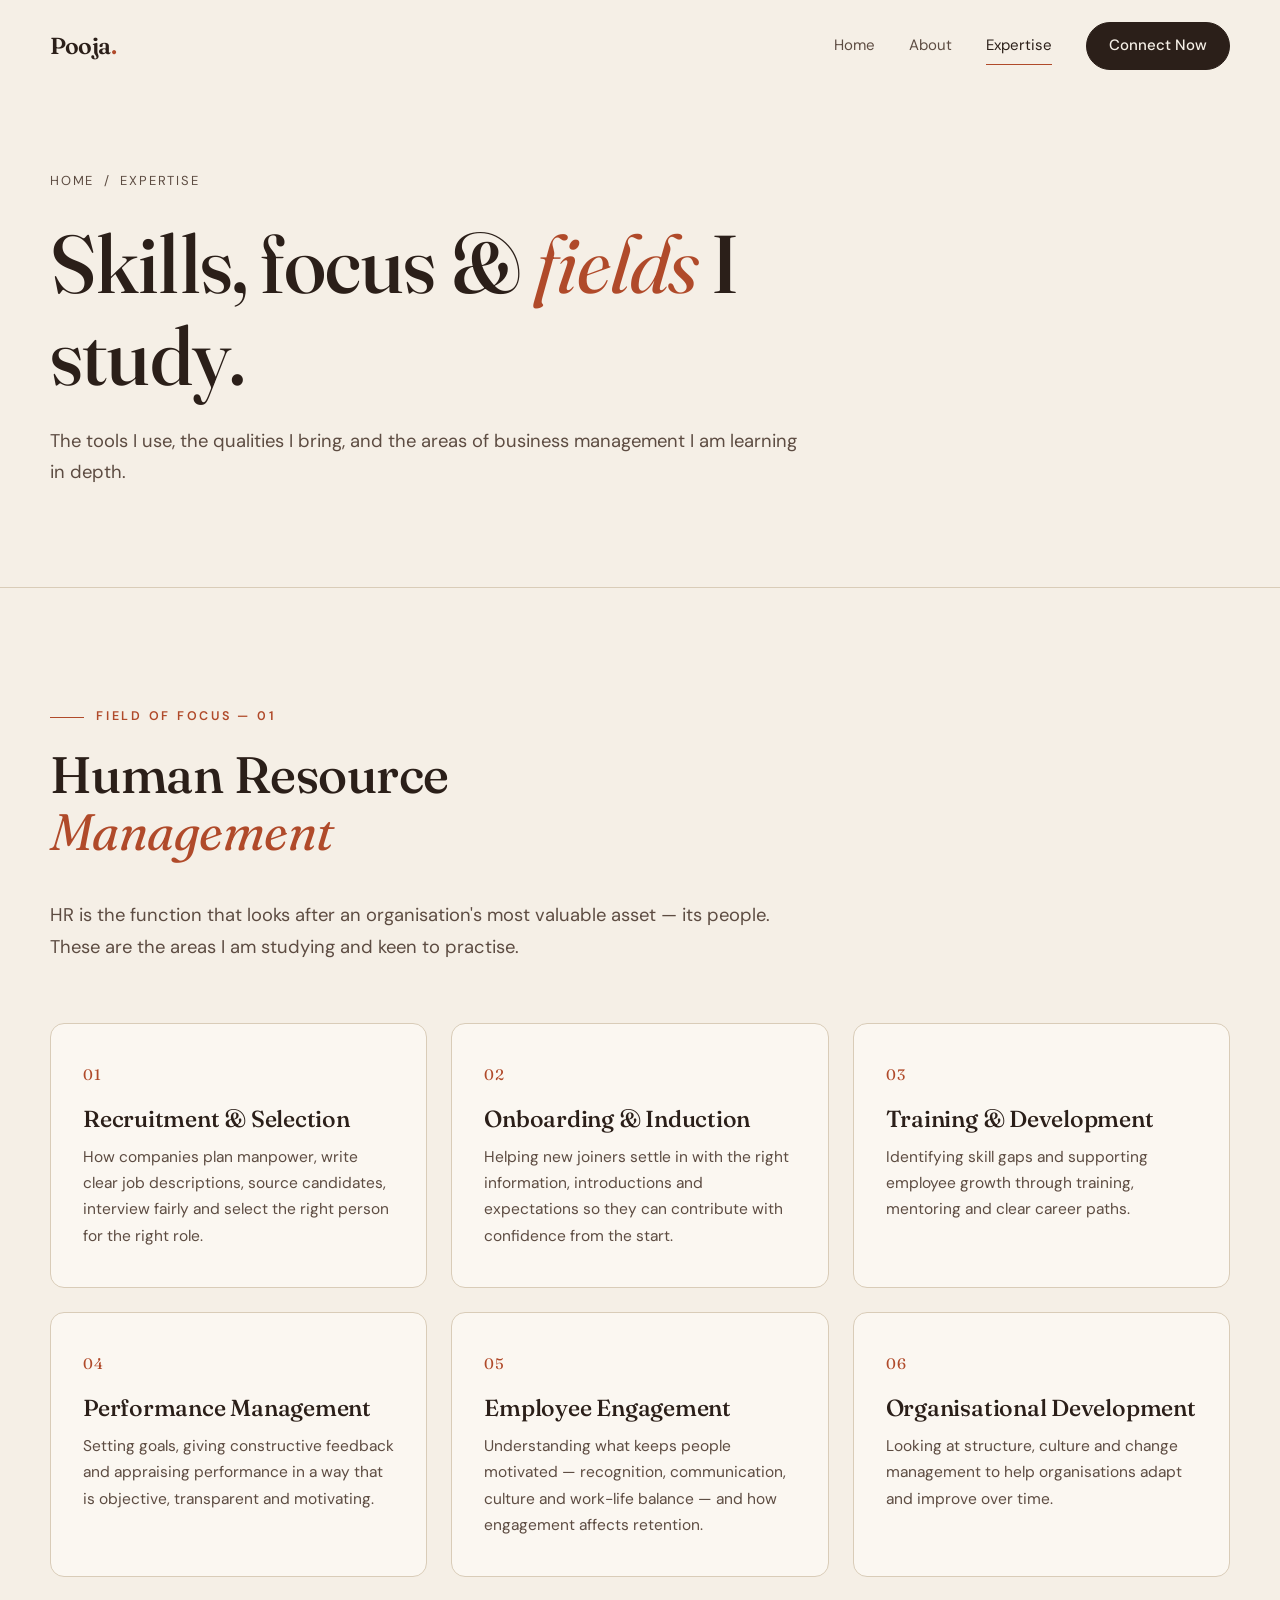
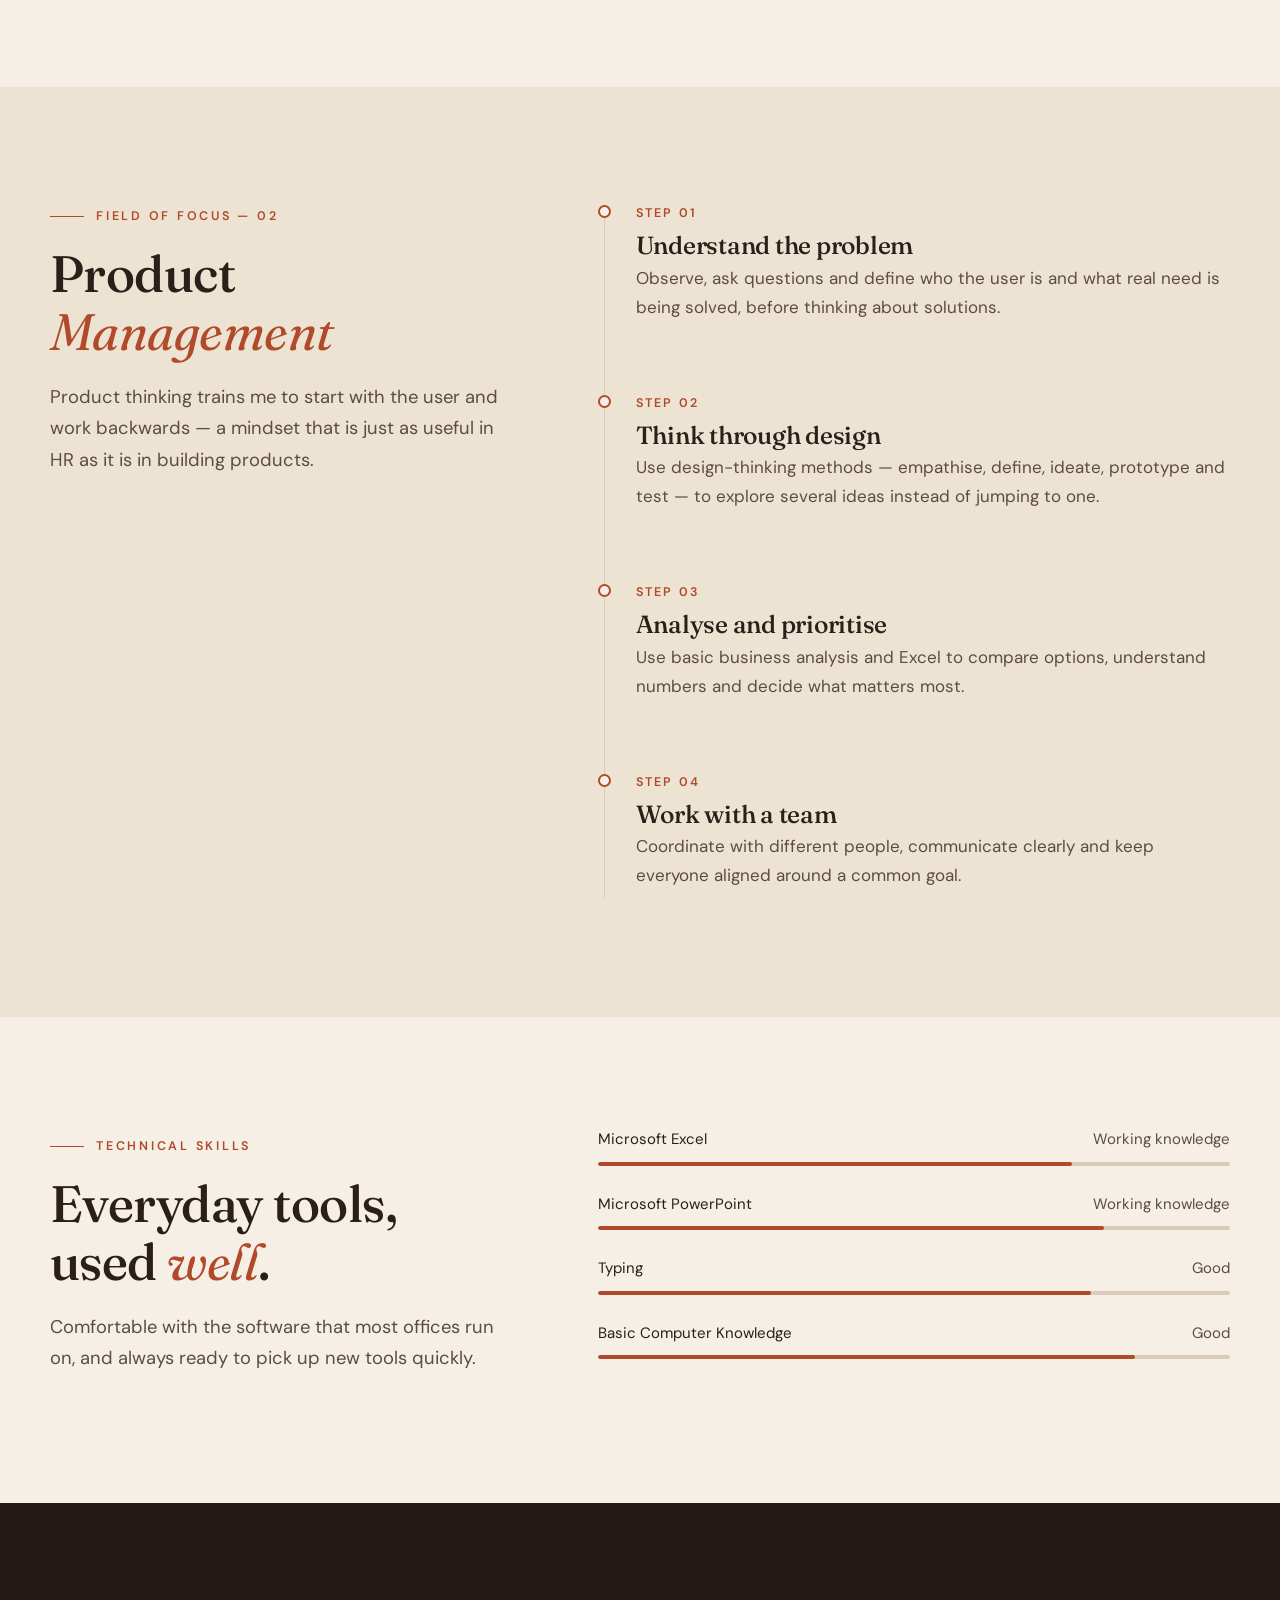
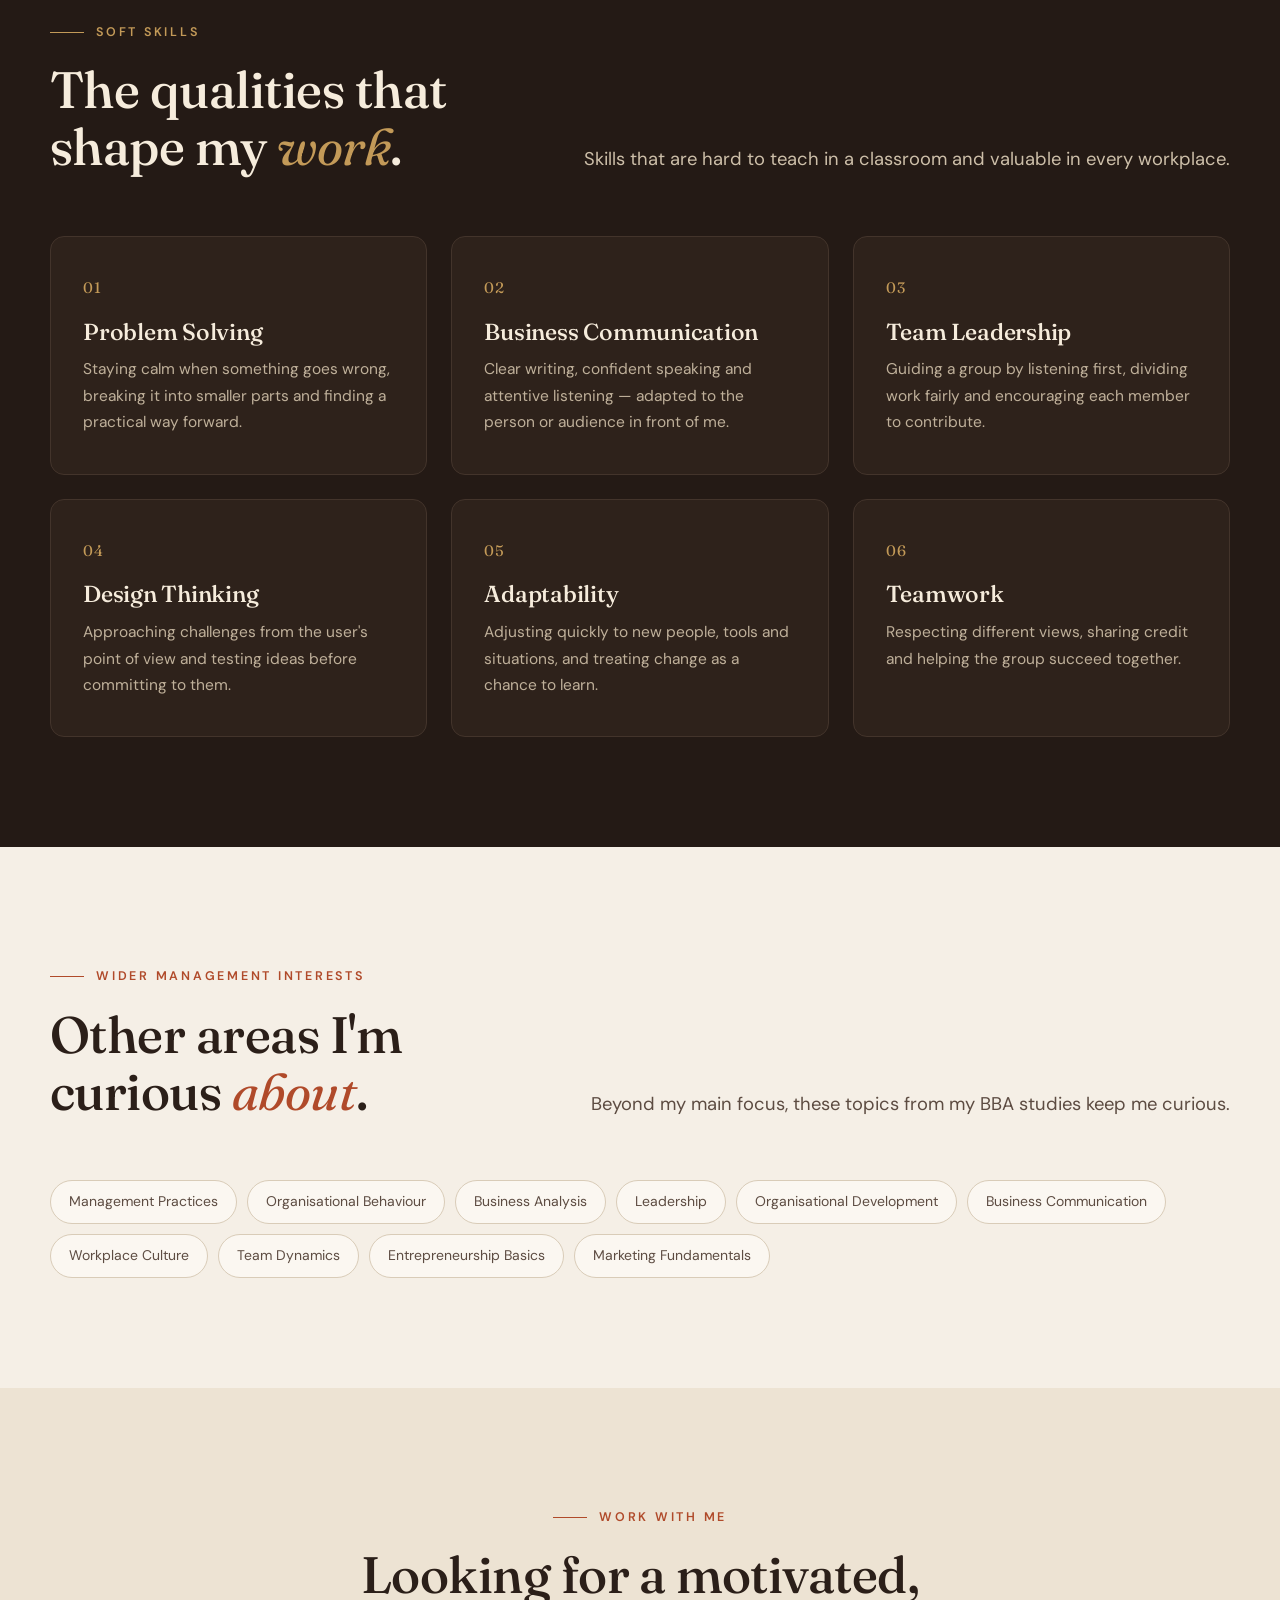
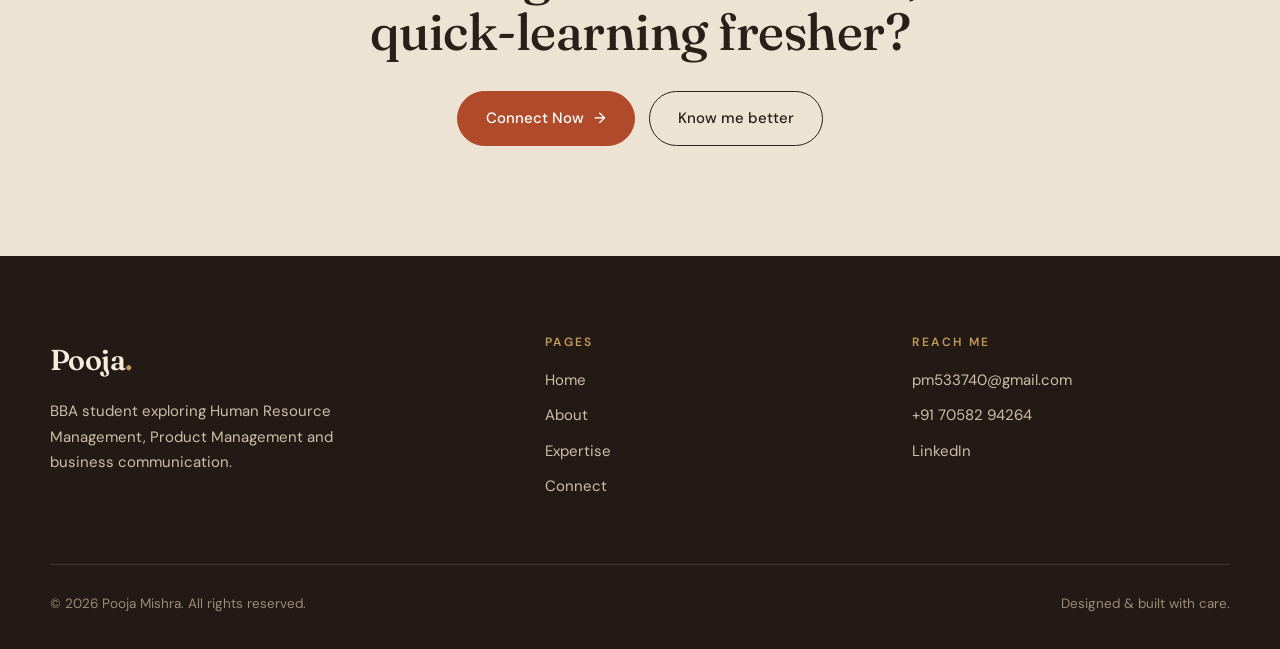
<file: expertise.html>
<!DOCTYPE html>
<html lang="en">
<head>
<meta charset="utf-8">
<meta name="viewport" content="width=device-width, initial-scale=1">
<title>Expertise — Pooja Mishra</title>
<meta name="description" content="Skills and focus areas of Pooja Mishra: Human Resource Management, Product Management, business communication, Excel and PowerPoint.">
<link rel="preconnect" href="https://fonts.googleapis.com">
<link rel="preconnect" href="https://fonts.gstatic.com" crossorigin>
<link href="https://fonts.googleapis.com/css2?family=DM+Sans:wght@400;500;600&family=Fraunces:ital,opsz,wght@0,9..144,300;0,9..144,400;0,9..144,500;0,9..144,600;1,9..144,400&display=swap" rel="stylesheet">
<link rel="stylesheet" href="style.css">
</head>
<body>

<header class="site-header">
  <div class="wrap nav">
    <a href="index.html" class="logo">Pooja<span>.</span></a>
    <nav class="nav-links" id="nav">
      <a href="index.html">Home</a>
      <a href="about.html">About</a>
      <a href="expertise.html" class="active">Expertise</a>
      <a href="connect.html" class="btn">Connect Now</a>
    </nav>
    <button class="menu-btn" aria-label="Menu" aria-expanded="false"><span></span><span></span></button>
  </div>
</header>

<main>
<section class="banner">
  <div class="wrap">
    <div class="crumbs reveal"><a href="index.html">Home</a> &nbsp;/&nbsp; Expertise</div>
    <h1 class="h-xl reveal d1">Skills, focus &amp; <em class="accent">fields</em> I study.</h1>
    <p class="lead reveal d2">The tools I use, the qualities I bring, and the areas of business management I am learning in depth.</p>
  </div>
</section>

<!-- HR DEEP DIVE -->
<section class="section">
  <div class="wrap">
    <div class="sec-head">
      <div class="reveal"><div class="eyebrow">Field of focus &mdash; 01</div><h2 class="h-lg">Human Resource<br><em class="accent">Management</em></h2></div>
      <p class="lead reveal d1">HR is the function that looks after an organisation's most valuable asset &mdash; its people. These are the areas I am studying and keen to practise.</p>
    </div>
    <div class="grid-3">
      <article class="card reveal"><span class="num-label">01</span><h3>Recruitment &amp; Selection</h3><p>How companies plan manpower, write clear job descriptions, source candidates, interview fairly and select the right person for the right role.</p></article>
      <article class="card reveal d1"><span class="num-label">02</span><h3>Onboarding &amp; Induction</h3><p>Helping new joiners settle in with the right information, introductions and expectations so they can contribute with confidence from the start.</p></article>
      <article class="card reveal d2"><span class="num-label">03</span><h3>Training &amp; Development</h3><p>Identifying skill gaps and supporting employee growth through training, mentoring and clear career paths.</p></article>
      <article class="card reveal"><span class="num-label">04</span><h3>Performance Management</h3><p>Setting goals, giving constructive feedback and appraising performance in a way that is objective, transparent and motivating.</p></article>
      <article class="card reveal d1"><span class="num-label">05</span><h3>Employee Engagement</h3><p>Understanding what keeps people motivated &mdash; recognition, communication, culture and work-life balance &mdash; and how engagement affects retention.</p></article>
      <article class="card reveal d2"><span class="num-label">06</span><h3>Organisational Development</h3><p>Looking at structure, culture and change management to help organisations adapt and improve over time.</p></article>
    </div>
  </div>
</section>

<!-- PRODUCT -->
<section class="section alt">
  <div class="wrap about-grid">
    <div class="reveal">
      <div class="eyebrow">Field of focus &mdash; 02</div>
      <h2 class="h-lg" style="margin-bottom:22px">Product<br><em class="accent">Management</em></h2>
      <p class="lead">Product thinking trains me to start with the user and work backwards &mdash; a mindset that is just as useful in HR as it is in building products.</p>
    </div>
    <div class="timeline">
      <div class="t-item reveal"><small>Step 01</small><h3>Understand the problem</h3><p>Observe, ask questions and define who the user is and what real need is being solved, before thinking about solutions.</p></div>
      <div class="t-item reveal"><small>Step 02</small><h3>Think through design</h3><p>Use design-thinking methods &mdash; empathise, define, ideate, prototype and test &mdash; to explore several ideas instead of jumping to one.</p></div>
      <div class="t-item reveal"><small>Step 03</small><h3>Analyse and prioritise</h3><p>Use basic business analysis and Excel to compare options, understand numbers and decide what matters most.</p></div>
      <div class="t-item reveal"><small>Step 04</small><h3>Work with a team</h3><p>Coordinate with different people, communicate clearly and keep everyone aligned around a common goal.</p></div>
    </div>
  </div>
</section>

<!-- SKILL BARS -->
<section class="section">
  <div class="wrap about-grid">
    <div class="reveal">
      <div class="eyebrow">Technical skills</div>
      <h2 class="h-lg" style="margin-bottom:22px">Everyday tools,<br>used <em class="accent">well</em>.</h2>
      <p class="lead">Comfortable with the software that most offices run on, and always ready to pick up new tools quickly.</p>
    </div>
    <div class="bars reveal d1">
      <div><div class="bar-top"><span>Microsoft Excel</span><span>Working knowledge</span></div><div class="bar"><i data-w="75"></i></div></div>
      <div><div class="bar-top"><span>Microsoft PowerPoint</span><span>Working knowledge</span></div><div class="bar"><i data-w="80"></i></div></div>
      <div><div class="bar-top"><span>Typing</span><span>Good</span></div><div class="bar"><i data-w="78"></i></div></div>
      <div><div class="bar-top"><span>Basic Computer Knowledge</span><span>Good</span></div><div class="bar"><i data-w="85"></i></div></div>
    </div>
  </div>
</section>

<!-- SOFT SKILLS -->
<section class="section dark">
  <div class="wrap">
    <div class="sec-head">
      <div class="reveal"><div class="eyebrow">Soft skills</div><h2 class="h-lg">The qualities that<br>shape my <em class="accent">work</em>.</h2></div>
      <p class="lead reveal d1">Skills that are hard to teach in a classroom and valuable in every workplace.</p>
    </div>
    <div class="grid-3">
      <div class="card reveal" style="background:#2e221b;border-color:#43342b"><span class="num-label" style="color:var(--gold)">01</span><h3 style="color:#f6ecdc">Problem Solving</h3><p style="color:#bfb09a">Staying calm when something goes wrong, breaking it into smaller parts and finding a practical way forward.</p></div>
      <div class="card reveal d1" style="background:#2e221b;border-color:#43342b"><span class="num-label" style="color:var(--gold)">02</span><h3 style="color:#f6ecdc">Business Communication</h3><p style="color:#bfb09a">Clear writing, confident speaking and attentive listening &mdash; adapted to the person or audience in front of me.</p></div>
      <div class="card reveal d2" style="background:#2e221b;border-color:#43342b"><span class="num-label" style="color:var(--gold)">03</span><h3 style="color:#f6ecdc">Team Leadership</h3><p style="color:#bfb09a">Guiding a group by listening first, dividing work fairly and encouraging each member to contribute.</p></div>
      <div class="card reveal" style="background:#2e221b;border-color:#43342b"><span class="num-label" style="color:var(--gold)">04</span><h3 style="color:#f6ecdc">Design Thinking</h3><p style="color:#bfb09a">Approaching challenges from the user's point of view and testing ideas before committing to them.</p></div>
      <div class="card reveal d1" style="background:#2e221b;border-color:#43342b"><span class="num-label" style="color:var(--gold)">05</span><h3 style="color:#f6ecdc">Adaptability</h3><p style="color:#bfb09a">Adjusting quickly to new people, tools and situations, and treating change as a chance to learn.</p></div>
      <div class="card reveal d2" style="background:#2e221b;border-color:#43342b"><span class="num-label" style="color:var(--gold)">06</span><h3 style="color:#f6ecdc">Teamwork</h3><p style="color:#bfb09a">Respecting different views, sharing credit and helping the group succeed together.</p></div>
    </div>
  </div>
</section>

<!-- AREAS OF INTEREST -->
<section class="section">
  <div class="wrap">
    <div class="sec-head">
      <div class="reveal"><div class="eyebrow">Wider management interests</div><h2 class="h-lg">Other areas I'm<br>curious <em class="accent">about</em>.</h2></div>
      <p class="lead reveal d1">Beyond my main focus, these topics from my BBA studies keep me curious.</p>
    </div>
    <div class="chips reveal">
      <span class="chip">Management Practices</span><span class="chip">Organisational Behaviour</span><span class="chip">Business Analysis</span><span class="chip">Leadership</span><span class="chip">Organisational Development</span><span class="chip">Business Communication</span><span class="chip">Workplace Culture</span><span class="chip">Team Dynamics</span><span class="chip">Entrepreneurship Basics</span><span class="chip">Marketing Fundamentals</span>
    </div>
  </div>
</section>

<section class="section alt cta-band">
  <div class="wrap reveal">
    <div class="eyebrow" style="justify-content:center">Work with me</div>
    <h2 class="h-lg">Looking for a motivated, quick-learning fresher?</h2>
    <div class="hero-actions">
      <a href="connect.html" class="btn clay">Connect Now <span class="arr">&rarr;</span></a>
      <a href="about.html" class="btn ghost">Know me better</a>
    </div>
  </div>
</section>
</main>

<footer class="site-footer">
  <div class="wrap">
    <div class="foot-top">
      <div><a href="index.html" class="logo">Pooja<span style="color:var(--gold)">.</span></a><p>BBA student exploring Human Resource Management, Product Management and business communication.</p></div>
      <div><h4>Pages</h4><ul><li><a href="index.html">Home</a></li><li><a href="about.html">About</a></li><li><a href="expertise.html">Expertise</a></li><li><a href="connect.html">Connect</a></li></ul></div>
      <div><h4>Reach me</h4><ul><li><a href="mailto:pm533740@gmail.com">pm533740@gmail.com</a></li><li><a href="tel:+917058294264">+91 70582 94264</a></li><li><a href="https://www.linkedin.com/in/pooja-mishra-931110392" target="_blank" rel="noopener">LinkedIn</a></li></ul></div>
    </div>
    <div class="foot-bot"><span>&copy; <span id="year">2026</span> Pooja Mishra. All rights reserved.</span><span>Designed &amp; built with care.</span></div>
  </div>
</footer>

<script src="script.js"></script>
</body>
</html>
</file>
<file: style.css>
/* ==========================================================
   Pooja Mishra — Portfolio
   Warm, minimal, editorial. One stylesheet for every page.
   ========================================================== */

:root {
  --paper: #f5efe6;
  --paper-2: #ede3d3;
  --card: #fbf7f1;
  --ink: #2b1f19;
  --ink-soft: #5d4c42;
  --line: #d9ccb8;
  --clay: #b04a2a;
  --clay-deep: #8c3a20;
  --gold: #c39a58;
  --moss: #5b6b4a;
  --dark: #241a15;

  --serif: "Fraunces", "Playfair Display", Georgia, serif;
  --sans: "DM Sans", "Helvetica Neue", Arial, sans-serif;

  --wrap: 1180px;
  --radius: 14px;
  --ease: cubic-bezier(.22,.7,.2,1);
}

*, *::before, *::after { box-sizing: border-box; }
html { scroll-behavior: smooth; }
body {
  margin: 0;
  background: var(--paper);
  color: var(--ink);
  font-family: var(--sans);
  font-size: 17px;
  line-height: 1.7;
  -webkit-font-smoothing: antialiased;
}
img { max-width: 100%; display: block; }
a { color: inherit; text-decoration: none; }
ul { margin: 0; padding: 0; list-style: none; }
h1, h2, h3, h4 { font-family: var(--serif); font-weight: 500; line-height: 1.12; margin: 0; letter-spacing: -0.01em; }
p { margin: 0 0 1em; }

::selection { background: var(--clay); color: var(--paper); }

.wrap { width: min(var(--wrap), 100% - 48px); margin-inline: auto; }
.section { padding: 110px 0; position: relative; }
.section.tight { padding: 70px 0; }
.section.alt { background: var(--paper-2); }
.section.dark { background: var(--dark); color: #eadfce; }
.section.dark h2, .section.dark h3 { color: #f6ecdc; }

.eyebrow {
  font-size: 12.5px; letter-spacing: .22em; text-transform: uppercase;
  color: var(--clay); font-weight: 600; display: inline-flex; align-items: center; gap: 12px;
  margin-bottom: 18px;
}
.eyebrow::before { content: ""; width: 34px; height: 1px; background: currentColor; }
.dark .eyebrow { color: var(--gold); }

.h-xl { font-size: clamp(2.8rem, 6.4vw, 5.4rem); }
.h-lg { font-size: clamp(2.1rem, 4vw, 3.3rem); }
.h-md { font-size: clamp(1.4rem, 2.2vw, 1.8rem); }
em.accent { font-style: italic; color: var(--clay); font-weight: 400; }
.dark em.accent { color: var(--gold); }
.lead { font-size: 1.15rem; color: var(--ink-soft); max-width: 58ch; }
.dark .lead { color: #cdbfa9; }

/* ---------- Header ---------- */
.site-header {
  position: fixed; inset: 0 0 auto 0; z-index: 50;
  transition: background .35s var(--ease), box-shadow .35s var(--ease), padding .35s var(--ease);
  padding: 22px 0;
}
.site-header.scrolled {
  background: rgba(245,239,230,.94); backdrop-filter: blur(6px);
  box-shadow: 0 1px 0 var(--line); padding: 14px 0;
}
.nav { display: flex; align-items: center; justify-content: space-between; }
.logo { font-family: var(--serif); font-size: 1.45rem; font-weight: 600; letter-spacing: -.02em; }
.logo span { color: var(--clay); }
.nav-links { display: flex; align-items: center; gap: 34px; }
.nav-links a { font-size: 15px; position: relative; padding: 4px 0; color: var(--ink-soft); transition: color .25s; }
.nav-links a:not(.btn)::after {
  content: ""; position: absolute; left: 0; bottom: -2px; height: 1px; width: 0; background: var(--clay);
  transition: width .35s var(--ease);
}
.nav-links a:not(.btn):hover, .nav-links a.active { color: var(--ink); }
.nav-links a:not(.btn):hover::after, .nav-links a.active::after { width: 100%; }
.menu-btn { display: none; background: none; border: 0; width: 40px; height: 40px; cursor: pointer; padding: 0; position: relative; }
.menu-btn span { position: absolute; left: 8px; right: 8px; height: 1.5px; background: var(--ink); transition: .3s var(--ease); }
.menu-btn span:nth-child(1) { top: 14px; } .menu-btn span:nth-child(2) { top: 25px; }
.menu-btn.open span:nth-child(1) { top: 20px; transform: rotate(45deg); }
.menu-btn.open span:nth-child(2) { top: 20px; transform: rotate(-45deg); }

/* ---------- Buttons ---------- */
.btn {
  display: inline-flex; align-items: center; gap: 10px;
  padding: 14px 28px; border-radius: 100px; font-weight: 500; font-size: 15px;
  border: 1px solid var(--ink); background: var(--ink); color: var(--paper);
  cursor: pointer; font-family: var(--sans);
  transition: transform .3s var(--ease), background .3s, color .3s, border-color .3s;
}
.btn:hover { transform: translateY(-2px); background: var(--clay); border-color: var(--clay); color: #fff; }
.btn.ghost { background: transparent; color: var(--ink); }
.btn.ghost:hover { background: var(--ink); color: var(--paper); border-color: var(--ink); }
.btn.clay { background: var(--clay); border-color: var(--clay); color: #fff; }
.btn.clay:hover { background: var(--clay-deep); border-color: var(--clay-deep); }
.btn .arr { transition: transform .3s var(--ease); }
.btn:hover .arr { transform: translateX(4px); }
.nav-links .btn { padding: 10px 22px; color: var(--paper); }
.nav-links .btn:hover { color: #fff; }

/* ---------- Hero ---------- */
.hero { padding: 170px 0 90px; position: relative; overflow: hidden; }
.hero-grid { display: grid; grid-template-columns: 1.15fr .85fr; gap: 70px; align-items: center; }
.status {
  display: inline-flex; align-items: center; gap: 10px; font-size: 13.5px;
  padding: 8px 16px; border: 1px solid var(--line); border-radius: 100px; background: var(--card);
  margin-bottom: 28px; color: var(--ink-soft);
}
.status i { width: 8px; height: 8px; border-radius: 50%; background: var(--moss); position: relative; }
.status i::after { content: ""; position: absolute; inset: -4px; border-radius: 50%; border: 1px solid var(--moss); animation: ping 2.2s infinite; }
@keyframes ping { 0% { transform: scale(.6); opacity: 1; } 100% { transform: scale(1.8); opacity: 0; } }
.hero h1 { margin-bottom: 26px; }
.hero .lead { margin-bottom: 38px; }
.hero-actions { display: flex; gap: 14px; flex-wrap: wrap; margin-bottom: 46px; }
.hero-meta { display: flex; gap: 34px; flex-wrap: wrap; padding-top: 28px; border-top: 1px solid var(--line); }
.hero-meta small { display: block; font-size: 11.5px; text-transform: uppercase; letter-spacing: .16em; color: var(--ink-soft); margin-bottom: 2px; }
.hero-meta strong { font-family: var(--serif); font-weight: 500; font-size: 1.1rem; }

/* ---------- Photo treatment ---------- */
.photo-stage { position: relative; max-width: 440px; margin-left: auto; }
.photo-stage::before {
  content: ""; position: absolute; inset: 22px -22px -22px 22px;
  border: 1px solid var(--clay); border-radius: 220px 220px 18px 18px; z-index: 0;
  transition: transform .6s var(--ease);
}
.photo-stage::after {
  content: ""; position: absolute; width: 150px; height: 150px; border-radius: 50%;
  background: var(--gold); opacity: .35; right: -50px; top: -34px; z-index: 0; filter: blur(2px);
}
.photo-stage:hover::before { transform: translate(8px, 8px); }
.photo-frame {
  position: relative; z-index: 1; aspect-ratio: 4/5; overflow: hidden;
  border-radius: 220px 220px 18px 18px; background: var(--paper-2);
  box-shadow: 0 30px 60px -28px rgba(43,31,25,.45);
}
.photo-frame img {
  width: 100%; height: 100%; object-fit: cover; object-position: 50% 18%;
  filter: sepia(.14) saturate(.95) contrast(1.03);
  transform: scale(1.03); transition: transform 1.1s var(--ease), filter .8s;
}
.photo-frame::after {
  content: ""; position: absolute; inset: 0; pointer-events: none;
  background: linear-gradient(180deg, rgba(176,74,42,0) 55%, rgba(43,31,25,.22) 100%);
  mix-blend-mode: multiply;
}
.photo-stage:hover .photo-frame img { transform: scale(1.09); filter: sepia(0) saturate(1.05) contrast(1.04); }
.photo-tag {
  position: absolute; z-index: 2; left: -34px; bottom: 54px; background: var(--card);
  border: 1px solid var(--line); border-radius: 12px; padding: 14px 18px;
  box-shadow: 0 16px 34px -18px rgba(43,31,25,.5); animation: float 6s ease-in-out infinite;
}
.photo-tag small { display: block; font-size: 11px; letter-spacing: .16em; text-transform: uppercase; color: var(--ink-soft); }
.photo-tag strong { font-family: var(--serif); font-size: 1.05rem; font-weight: 500; }
.spin-badge {
  position: absolute; z-index: 2; right: -18px; bottom: -26px; width: 104px; height: 104px;
  border-radius: 50%; background: var(--clay); color: #fff; display: grid; place-items: center;
}
.spin-badge svg { position: absolute; inset: 0; animation: spin 18s linear infinite; }
.spin-badge span { font-family: var(--serif); font-size: 1.5rem; }
@keyframes spin { to { transform: rotate(360deg); } }
@keyframes float { 50% { transform: translateY(-9px); } }

/* ---------- Marquee ---------- */
.marquee { border-block: 1px solid var(--line); background: var(--card); overflow: hidden; padding: 20px 0; }
.marquee-track { display: flex; gap: 54px; width: max-content; animation: slide 34s linear infinite; }
.marquee span { font-family: var(--serif); font-size: 1.45rem; font-style: italic; color: var(--ink-soft); white-space: nowrap; display: flex; align-items: center; gap: 54px; }
.marquee span::after { content: "✦"; font-style: normal; color: var(--clay); font-size: 1rem; }
@keyframes slide { to { transform: translateX(-50%); } }

/* ---------- Section heads ---------- */
.sec-head { display: flex; justify-content: space-between; align-items: flex-end; gap: 40px; margin-bottom: 60px; flex-wrap: wrap; }
.sec-head .lead { margin: 0; }

/* ---------- Intro split ---------- */
.split { display: grid; grid-template-columns: .8fr 1.2fr; gap: 80px; align-items: start; }
.split .big-num { font-family: var(--serif); font-size: clamp(5rem, 11vw, 9rem); line-height: .9; color: var(--clay); font-weight: 300; }
.prose p { color: var(--ink-soft); }
.prose p:first-child { font-size: 1.22rem; color: var(--ink); }

/* ---------- Stats ---------- */
.stats { display: grid; grid-template-columns: repeat(4, 1fr); border-top: 1px solid var(--line); border-bottom: 1px solid var(--line); }
.stat { padding: 40px 28px; border-right: 1px solid var(--line); }
.stat:last-child { border-right: 0; }
.stat b { display: block; font-family: var(--serif); font-size: 3.2rem; font-weight: 400; line-height: 1; margin-bottom: 8px; }
.stat span { font-size: 14px; color: var(--ink-soft); letter-spacing: .04em; }
.dark .stats, .dark .stat { border-color: #43342b; }
.dark .stat span { color: #bfb09a; }

/* ---------- Cards ---------- */
.grid-3 { display: grid; grid-template-columns: repeat(3, 1fr); gap: 24px; }
.grid-2 { display: grid; grid-template-columns: repeat(2, 1fr); gap: 24px; }
.card {
  background: var(--card); border: 1px solid var(--line); border-radius: var(--radius);
  padding: 38px 32px; position: relative; overflow: hidden;
  transition: transform .5s var(--ease), border-color .4s, box-shadow .5s var(--ease);
}
.card::before {
  content: ""; position: absolute; left: 0; top: 0; height: 3px; width: 0; background: var(--clay);
  transition: width .6s var(--ease);
}
.card:hover { transform: translateY(-6px); border-color: var(--gold); box-shadow: 0 26px 40px -30px rgba(43,31,25,.5); }
.card:hover::before { width: 100%; }
.card .ico {
  width: 52px; height: 52px; border-radius: 50%; border: 1px solid var(--line);
  display: grid; place-items: center; margin-bottom: 26px; color: var(--clay); background: var(--paper);
}
.card .ico svg { width: 24px; height: 24px; }
.card h3 { font-size: 1.45rem; margin-bottom: 12px; }
.card p { color: var(--ink-soft); font-size: 15.5px; margin: 0; }
.card .tag-row { margin-top: 20px; display: flex; flex-wrap: wrap; gap: 8px; }
.num-label { font-family: var(--serif); font-size: .95rem; color: var(--clay); margin-bottom: 18px; display: block; letter-spacing: .06em; }

.chips { display: flex; flex-wrap: wrap; gap: 10px; }
.chip {
  padding: 9px 18px; border: 1px solid var(--line); border-radius: 100px; font-size: 14px;
  background: var(--card); color: var(--ink-soft); transition: .3s var(--ease);
}
.chip:hover { background: var(--ink); color: var(--paper); border-color: var(--ink); transform: translateY(-2px); }
.dark .chip { background: transparent; border-color: #4a3a30; color: #d8cbb6; }
.dark .chip:hover { background: var(--gold); color: var(--dark); border-color: var(--gold); }

/* ---------- Process ---------- */
.steps { display: grid; grid-template-columns: repeat(4, 1fr); gap: 0; counter-reset: s; }
.step { padding: 8px 30px 8px 0; border-top: 1px solid #43342b; position: relative; padding-top: 30px; }
.step::before { content: ""; position: absolute; top: -5px; left: 0; width: 9px; height: 9px; border-radius: 50%; background: var(--gold); }
.step b { font-family: var(--serif); font-size: 1rem; color: var(--gold); font-weight: 400; }
.step h3 { font-size: 1.5rem; margin: 10px 0; }
.step p { font-size: 15px; color: #bfb09a; margin: 0; }

/* ---------- Timeline ---------- */
.timeline { position: relative; padding-left: 38px; }
.timeline::before { content: ""; position: absolute; left: 6px; top: 8px; bottom: 8px; width: 1px; background: var(--line); }
.t-item { position: relative; padding: 0 0 48px; }
.t-item:last-child { padding-bottom: 0; }
.t-item::before {
  content: ""; position: absolute; left: -38px; top: 8px; width: 13px; height: 13px; border-radius: 50%;
  background: var(--paper); border: 2px solid var(--clay);
}
.t-item.now::before { background: var(--clay); box-shadow: 0 0 0 6px rgba(176,74,42,.16); }
.t-item small { font-size: 12.5px; letter-spacing: .18em; text-transform: uppercase; color: var(--clay); font-weight: 600; }
.t-item h3 { font-size: 1.55rem; margin: 6px 0 4px; }
.t-item .where { color: var(--ink-soft); font-size: 15px; margin-bottom: 10px; }
.t-item p { color: var(--ink-soft); max-width: 60ch; }
.score {
  display: inline-block; font-family: var(--serif); font-size: 1.05rem; background: var(--card);
  border: 1px solid var(--line); border-radius: 100px; padding: 4px 16px; margin-top: 4px;
}

/* ---------- Skill bars ---------- */
.bars { display: grid; gap: 26px; }
.bar-top { display: flex; justify-content: space-between; font-size: 15px; margin-bottom: 9px; }
.bar-top span:last-child { color: var(--ink-soft); }
.bar { height: 4px; background: var(--line); border-radius: 4px; overflow: hidden; }
.bar i { display: block; height: 100%; width: 0; background: var(--clay); border-radius: 4px; transition: width 1.4s var(--ease); }

/* ---------- Quote ---------- */
.quote { text-align: center; max-width: 880px; margin: 0 auto; }
.quote blockquote { font-family: var(--serif); font-size: clamp(1.7rem, 3.4vw, 2.7rem); line-height: 1.25; margin: 0 0 28px; font-weight: 400; font-style: italic; }
.quote cite { font-style: normal; font-size: 13px; letter-spacing: .2em; text-transform: uppercase; color: var(--gold); }
.quote .mark { font-family: var(--serif); font-size: 6rem; line-height: .5; color: var(--gold); display: block; height: 40px; }

/* ---------- Language row ---------- */
.lang-row { display: grid; grid-template-columns: repeat(4, 1fr); gap: 20px; }
.lang { padding: 26px 0; border-top: 1px solid var(--line); }
.lang h4 { font-size: 1.5rem; margin-bottom: 4px; }
.lang span { font-size: 14px; color: var(--ink-soft); }

/* ---------- Page banner (inner pages) ---------- */
.banner { padding: 170px 0 80px; border-bottom: 1px solid var(--line); }
.banner .crumbs { font-size: 13px; letter-spacing: .14em; text-transform: uppercase; color: var(--ink-soft); margin-bottom: 26px; }
.banner .crumbs a:hover { color: var(--clay); }
.banner h1 { margin-bottom: 24px; max-width: 16ch; }

/* ---------- CTA band ---------- */
.cta-band { text-align: center; }
.cta-band h2 { max-width: 18ch; margin: 0 auto 30px; }
.cta-band .hero-actions { justify-content: center; margin: 0; }

/* ---------- About page extras ---------- */
.about-grid { display: grid; grid-template-columns: .85fr 1.15fr; gap: 80px; align-items: start; }
.sticky { position: sticky; top: 120px; }
.facts { margin-top: 36px; border-top: 1px solid var(--line); }
.facts li { display: flex; justify-content: space-between; gap: 20px; padding: 15px 0; border-bottom: 1px solid var(--line); font-size: 15.5px; }
.facts li span:first-child { color: var(--ink-soft); }
.facts li span:last-child { text-align: right; font-weight: 500; }
.values { display: grid; grid-template-columns: repeat(2, 1fr); gap: 0; border: 1px solid var(--line); border-radius: var(--radius); overflow: hidden; background: var(--card); }
.value { padding: 36px 32px; border-right: 1px solid var(--line); border-bottom: 1px solid var(--line); }
.value:nth-child(2n) { border-right: 0; } .value:nth-last-child(-n+2) { border-bottom: 0; }
.value h3 { font-size: 1.3rem; margin-bottom: 8px; }
.value p { margin: 0; font-size: 15.5px; color: var(--ink-soft); }

/* ---------- Connect ---------- */
.connect-grid { display: grid; grid-template-columns: .85fr 1.15fr; gap: 70px; align-items: start; }
.contact-list { margin-top: 38px; border-top: 1px solid var(--line); }
.contact-list a, .contact-list div {
  display: flex; align-items: center; justify-content: space-between; gap: 16px;
  padding: 20px 0; border-bottom: 1px solid var(--line); transition: padding .35s var(--ease), color .3s;
}
.contact-list a:hover { padding-left: 12px; color: var(--clay); }
.contact-list small { display: block; font-size: 11.5px; letter-spacing: .18em; text-transform: uppercase; color: var(--ink-soft); }
.contact-list strong { font-family: var(--serif); font-weight: 500; font-size: 1.2rem; word-break: break-all; }
.form-card { background: var(--card); border: 1px solid var(--line); border-radius: 20px; padding: 46px 42px; box-shadow: 0 40px 60px -48px rgba(43,31,25,.5); }
.form-card h3 { font-size: 1.8rem; margin-bottom: 6px; }
.form-card > p { color: var(--ink-soft); font-size: 15px; margin-bottom: 30px; }
.field { margin-bottom: 22px; }
.field label { display: block; font-size: 12px; letter-spacing: .16em; text-transform: uppercase; color: var(--ink-soft); margin-bottom: 8px; }
.field input, .field textarea {
  width: 100%; border: 0; border-bottom: 1px solid var(--line); background: transparent;
  padding: 10px 0; font: inherit; font-size: 17px; color: var(--ink); outline: none;
  transition: border-color .3s;
}
.field input:focus, .field textarea:focus { border-color: var(--clay); }
.field textarea { resize: vertical; min-height: 110px; }
.pick { display: flex; flex-wrap: wrap; gap: 10px; }
.pick input { position: absolute; opacity: 0; pointer-events: none; }
.pick label {
  margin: 0; padding: 9px 18px; border: 1px solid var(--line); border-radius: 100px; cursor: pointer;
  letter-spacing: 0; text-transform: none; font-size: 14px; color: var(--ink-soft); transition: .25s;
}
.pick input:checked + label { background: var(--clay); color: #fff; border-color: var(--clay); }
.pick label:hover { border-color: var(--clay); }
.form-note { font-size: 13px; color: var(--ink-soft); margin: 16px 0 0; }

/* ---------- Footer ---------- */
.site-footer { background: var(--dark); color: #cdbfa9; padding: 80px 0 34px; }
.foot-top { display: grid; grid-template-columns: 1.4fr 1fr 1fr; gap: 50px; padding-bottom: 54px; border-bottom: 1px solid #43342b; }
.foot-top .logo { color: #f6ecdc; font-size: 1.8rem; display: block; margin-bottom: 14px; }
.foot-top p { max-width: 34ch; font-size: 15px; }
.foot-top h4 { font-family: var(--sans); font-size: 12px; letter-spacing: .2em; text-transform: uppercase; color: var(--gold); margin-bottom: 18px; font-weight: 600; }
.foot-top li { margin-bottom: 10px; font-size: 15px; }
.foot-top a { transition: color .25s; } .foot-top a:hover { color: var(--gold); }
.foot-bot { display: flex; justify-content: space-between; gap: 20px; flex-wrap: wrap; padding-top: 28px; font-size: 13.5px; color: #9b8c77; }

/* ---------- Reveal ---------- */
.reveal { opacity: 0; transform: translateY(34px); transition: opacity .9s var(--ease), transform .9s var(--ease); }
.reveal.in { opacity: 1; transform: none; }
.d1 { transition-delay: .1s; } .d2 { transition-delay: .2s; } .d3 { transition-delay: .3s; }

/* ---------- Responsive ---------- */
@media (max-width: 960px) {
  .hero-grid, .split, .about-grid, .connect-grid { grid-template-columns: 1fr; gap: 56px; }
  .photo-stage { margin: 0 auto; max-width: 380px; }
  .grid-3 { grid-template-columns: 1fr 1fr; }
  .steps { grid-template-columns: 1fr 1fr; gap: 40px 0; }
  .stats { grid-template-columns: 1fr 1fr; }
  .stat:nth-child(2) { border-right: 0; } .stat:nth-child(-n+2) { border-bottom: 1px solid var(--line); }
  .lang-row { grid-template-columns: 1fr 1fr; }
  .sticky { position: static; }
  .foot-top { grid-template-columns: 1fr 1fr; } .foot-top > div:first-child { grid-column: 1 / -1; }
}
@media (max-width: 720px) {
  body { font-size: 16px; }
  .section { padding: 76px 0; }
  .hero { padding-top: 130px; }
  .menu-btn { display: block; }
  .nav-links {
    position: fixed; inset: 0 0 auto 0; top: 0; background: var(--paper); flex-direction: column;
    justify-content: center; gap: 26px; height: 100vh; transform: translateY(-100%);
    transition: transform .5s var(--ease); z-index: -1;
  }
  .nav-links.open { transform: none; }
  .nav-links a { font-size: 1.6rem; font-family: var(--serif); color: var(--ink); }
  .nav-links .btn { font-family: var(--sans); font-size: 1rem; }
  .grid-3, .grid-2, .values, .steps { grid-template-columns: 1fr; }
  .value { border-right: 0 !important; border-bottom: 1px solid var(--line) !important; } .value:last-child { border-bottom: 0 !important; }
  .photo-tag { left: -8px; } .spin-badge { right: -6px; }
  .form-card { padding: 34px 24px; }
  .foot-top { grid-template-columns: 1fr; }
}
@media (prefers-reduced-motion: reduce) {
  *, *::before, *::after { animation: none !important; transition: none !important; }
  .reveal { opacity: 1; transform: none; }
}
</file>
